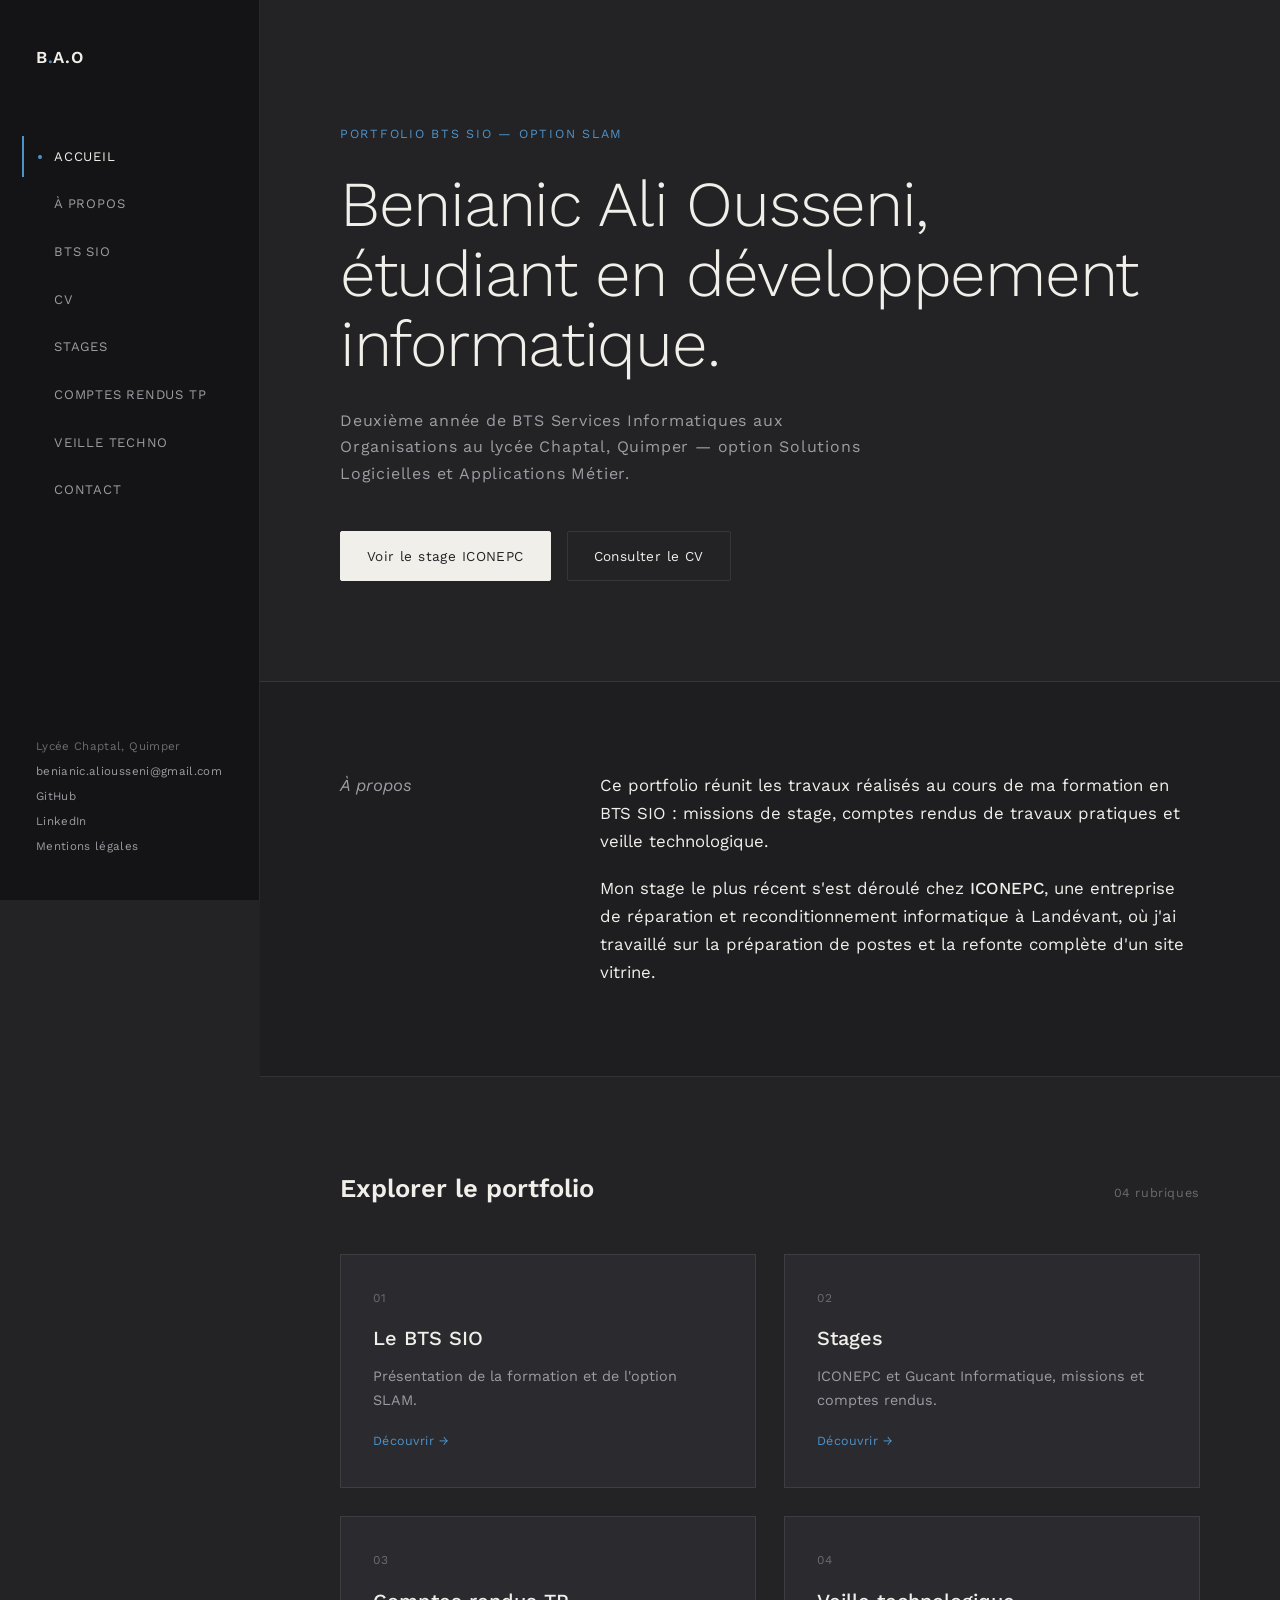
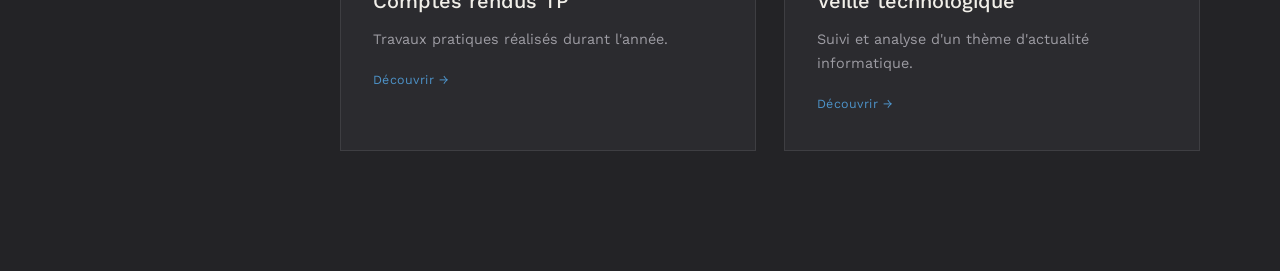
<file: index.html>
<!DOCTYPE html>
<html lang="fr">
<head>
<meta charset="UTF-8">
<meta name="viewport" content="width=device-width, initial-scale=1.0">
<title>Accueil | Benianic Ali Ousseni — Portfolio BTS SIO</title>
<link rel="preconnect" href="https://fonts.googleapis.com">
<link rel="preconnect" href="https://fonts.gstatic.com" crossorigin>
<link href="https://fonts.googleapis.com/css2?family=Work+Sans:ital,wght@0,300;0,400;0,500;0,600;1,400;1,500&display=swap" rel="stylesheet">
<link rel="stylesheet" href="style.css">
</head>
<body>

  <aside class="sidebar">
    <div>
      <div class="brand">B<span>.</span>A.O</div>
      <button class="menu-toggle" aria-label="Ouvrir le menu" aria-expanded="false">☰</button>
      <ul class="nav-list">
        <li><a href="index.html" class="active"><span class="dot"></span>Accueil</a></li>
        <li><a href="a-propos.html"><span class="dot"></span>À propos</a></li>
        <li><a href="bts.html"><span class="dot"></span>BTS SIO</a></li>
        <li><a href="cv.html"><span class="dot"></span>CV</a></li>
        <li><a href="stages.html"><span class="dot"></span>Stages</a></li>
        <li><a href="tp.html"><span class="dot"></span>Comptes rendus TP</a></li>
        <li><a href="veille.html"><span class="dot"></span>Veille techno</a></li>
        <li><a href="contact.html"><span class="dot"></span>Contact</a></li>
      </ul>
    </div>
    <div class="sidebar-foot">
      Lycée Chaptal, Quimper
      <a href="mailto:beianic.aliousseni@gmail.com">benianic.aliousseni@gmail.com</a>
      <a href="https://github.com/ali-ousseni">GitHub</a>
      <a href="https://www.linkedin.com/in/benianic">LinkedIn</a>
      <a href="mentions-legales.html">Mentions légales</a>
    </div>
  </aside>

  <main>
    <section class="hero">
      <span class="eyebrow">Portfolio BTS SIO — Option SLAM</span>
      <h1>Benianic Ali Ousseni,<br>étudiant en développement informatique.</h1>
      <p class="role">Deuxième année de BTS Services Informatiques aux Organisations au lycée Chaptal, Quimper — option Solutions Logicielles et Applications Métier.</p>
      <div class="actions">
        <a href="stages.html" class="btn btn-primary">Voir le stage ICONEPC</a>
        <a href="cv.html" class="btn btn-ghost">Consulter le CV</a>
      </div>
    </section>

    <section class="intro">
      <div class="intro-grid">
        <div class="intro-label">À propos</div>
        <div class="intro-body">
          <p>Ce portfolio réunit les travaux réalisés au cours de ma formation en BTS SIO : missions de stage, comptes rendus de travaux pratiques et veille technologique.</p>
          <p>Mon stage le plus récent s'est déroulé chez <strong>ICONEPC</strong>, une entreprise de réparation et reconditionnement informatique à Landévant, où j'ai travaillé sur la préparation de postes et la refonte complète d'un site vitrine.</p>
        </div>
      </div>
    </section>

    <section class="quick">
      <div class="quick-head">
        <h2>Explorer le portfolio</h2>
        <span>04 rubriques</span>
      </div>
      <div class="quick-grid">
        <a href="bts.html" class="quick-card">
          <div class="num">01</div>
          <h3>Le BTS SIO</h3>
          <p>Présentation de la formation et de l'option SLAM.</p>
          <span class="go">Découvrir →</span>
        </a>
        <a href="stages.html" class="quick-card">
          <div class="num">02</div>
          <h3>Stages</h3>
          <p>ICONEPC et Gucant Informatique, missions et comptes rendus.</p>
          <span class="go">Découvrir →</span>
        </a>
        <a href="tp.html" class="quick-card">
          <div class="num">03</div>
          <h3>Comptes rendus TP</h3>
          <p>Travaux pratiques réalisés durant l'année.</p>
          <span class="go">Découvrir →</span>
        </a>
        <a href="veille.html" class="quick-card">
          <div class="num">04</div>
          <h3>Veille technologique</h3>
          <p>Suivi et analyse d'un thème d'actualité informatique.</p>
          <span class="go">Découvrir →</span>
        </a>
      </div>
    </section>
  </main>

  <button class="back-to-top" aria-label="Retour en haut de page">↑</button>

  <script src="script.js"></script>
</body>
</html>
</file>
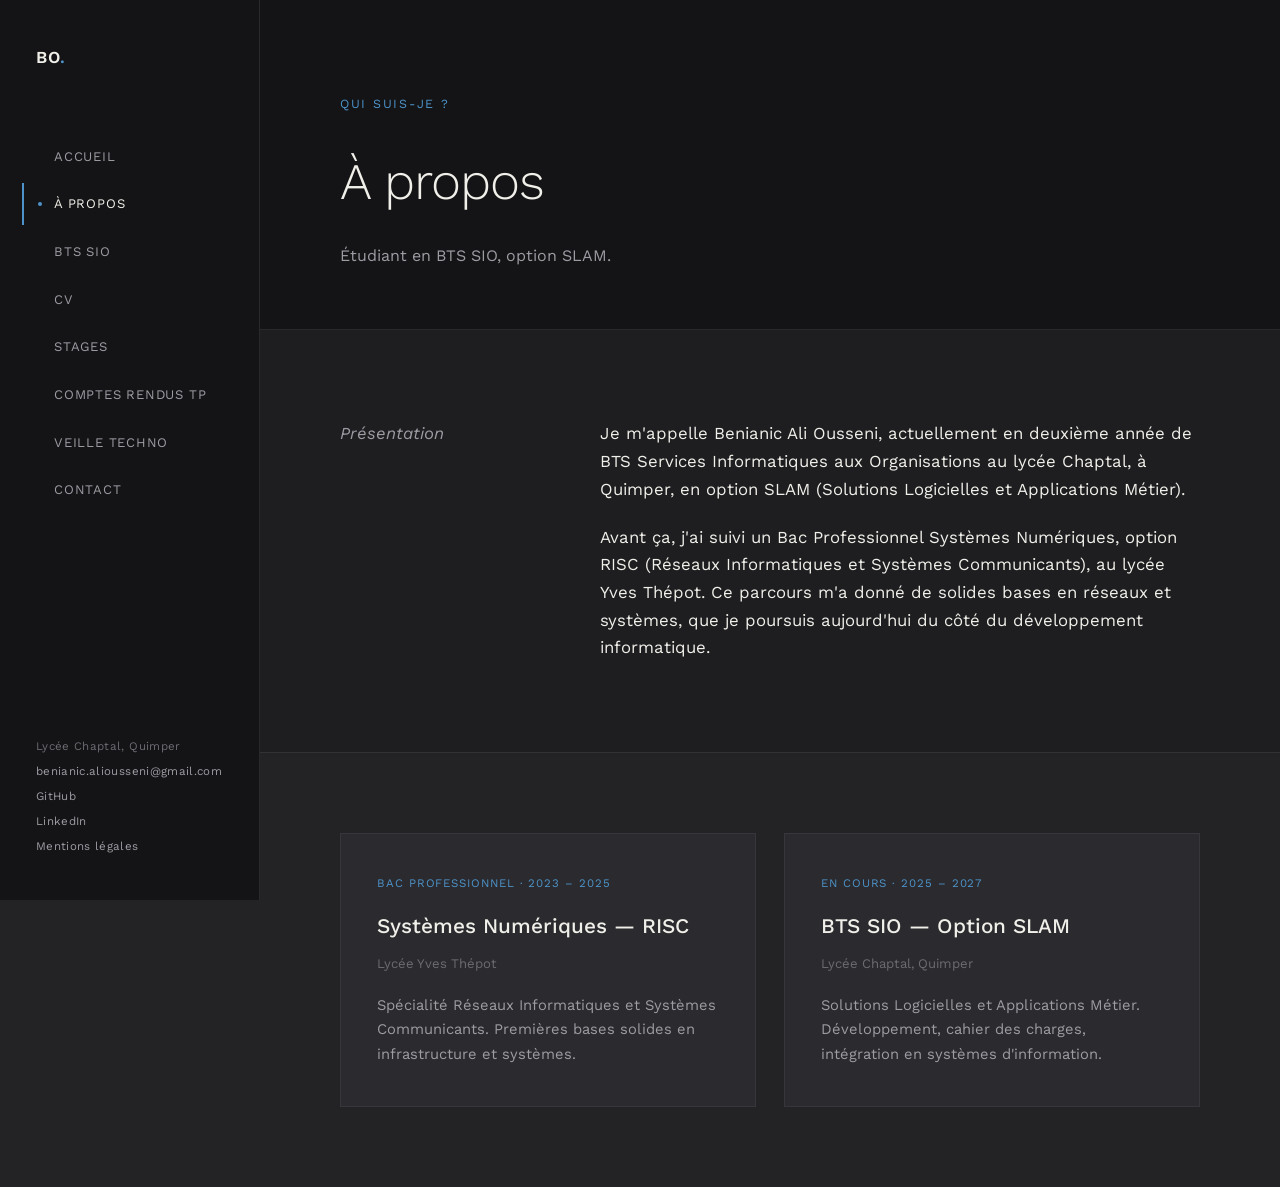
<file: a-propos.html>
<!DOCTYPE html>
<html lang="fr">
<head>
<meta charset="UTF-8">
<meta name="viewport" content="width=device-width, initial-scale=1.0">
<title>À propos | Benianic Ali Ousseni — Portfolio BTS SIO</title>
<link rel="preconnect" href="https://fonts.googleapis.com">
<link rel="preconnect" href="https://fonts.gstatic.com" crossorigin>
<link href="https://fonts.googleapis.com/css2?family=Work+Sans:ital,wght@0,300;0,400;0,500;0,600;1,400;1,500&display=swap" rel="stylesheet">
<link rel="stylesheet" href="style.css">
</head>
<body>

  <aside class="sidebar">
    <div>
      <div class="brand">BO<span>.</span></div>
      <button class="menu-toggle" aria-label="Ouvrir le menu" aria-expanded="false">☰</button>
      <ul class="nav-list">
        <li><a href="index.html"><span class="dot"></span>Accueil</a></li>
        <li><a href="a-propos.html" class="active"><span class="dot"></span>À propos</a></li>
        <li><a href="bts.html"><span class="dot"></span>BTS SIO</a></li>
        <li><a href="cv.html"><span class="dot"></span>CV</a></li>
        <li><a href="stages.html"><span class="dot"></span>Stages</a></li>
        <li><a href="tp.html"><span class="dot"></span>Comptes rendus TP</a></li>
        <li><a href="veille.html"><span class="dot"></span>Veille techno</a></li>
        <li><a href="contact.html"><span class="dot"></span>Contact</a></li>
      </ul>
    </div>
    <div class="sidebar-foot">
      Lycée Chaptal, Quimper
      <a href="mailto:beianic.aliousseni@gmail.com">benianic.aliousseni@gmail.com</a>
      <a href="https://github.com/ali-ousseni">GitHub</a>
      <a href="https://www.linkedin.com/in/benianic">LinkedIn</a>
      <a href="mentions-legales.html">Mentions légales</a>
    </div>
  </aside>

  <main>
    <section class="page-head">
      <span class="eyebrow">Qui suis-je ?</span>
      <h1>À propos</h1>
      <p>Étudiant en BTS SIO, option SLAM.</p>
    </section>

    <section class="intro">
      <div class="intro-grid">
        <div class="intro-label">Présentation</div>
        <div class="intro-body">
          <p>Je m'appelle Benianic Ali Ousseni, actuellement en deuxième année de BTS Services Informatiques aux Organisations au lycée Chaptal, à Quimper, en option SLAM (Solutions Logicielles et Applications Métier).</p>
          <p>Avant ça, j'ai suivi un Bac Professionnel Systèmes Numériques, option RISC (Réseaux Informatiques et Systèmes Communicants), au lycée Yves Thépot. Ce parcours m'a donné de solides bases en réseaux et systèmes, que je poursuis aujourd'hui du côté du développement informatique.</p>
        </div>
      </div>
    </section>

    <section class="grid-section">
      <div class="cards">
        <div class="card">
          <span class="tag">Bac Professionnel · 2023 – 2025</span>
          <h3>Systèmes Numériques — RISC</h3>
          <div class="meta">Lycée Yves Thépot</div>
          <p>Spécialité Réseaux Informatiques et Systèmes Communicants. Premières bases solides en infrastructure et systèmes.</p>
        </div>
        <div class="card">
          <span class="tag">En cours · 2025 – 2027</span>
          <h3>BTS SIO — Option SLAM</h3>
          <div class="meta">Lycée Chaptal, Quimper</div>
          <p>Solutions Logicielles et Applications Métier. Développement, cahier des charges, intégration en systèmes d'information.</p>
        </div>
      </div>
    </section>
  </main>

  <button class="back-to-top" aria-label="Retour en haut de page">↑</button>

  <script src="script.js"></script>
</body>
</html>
</file>
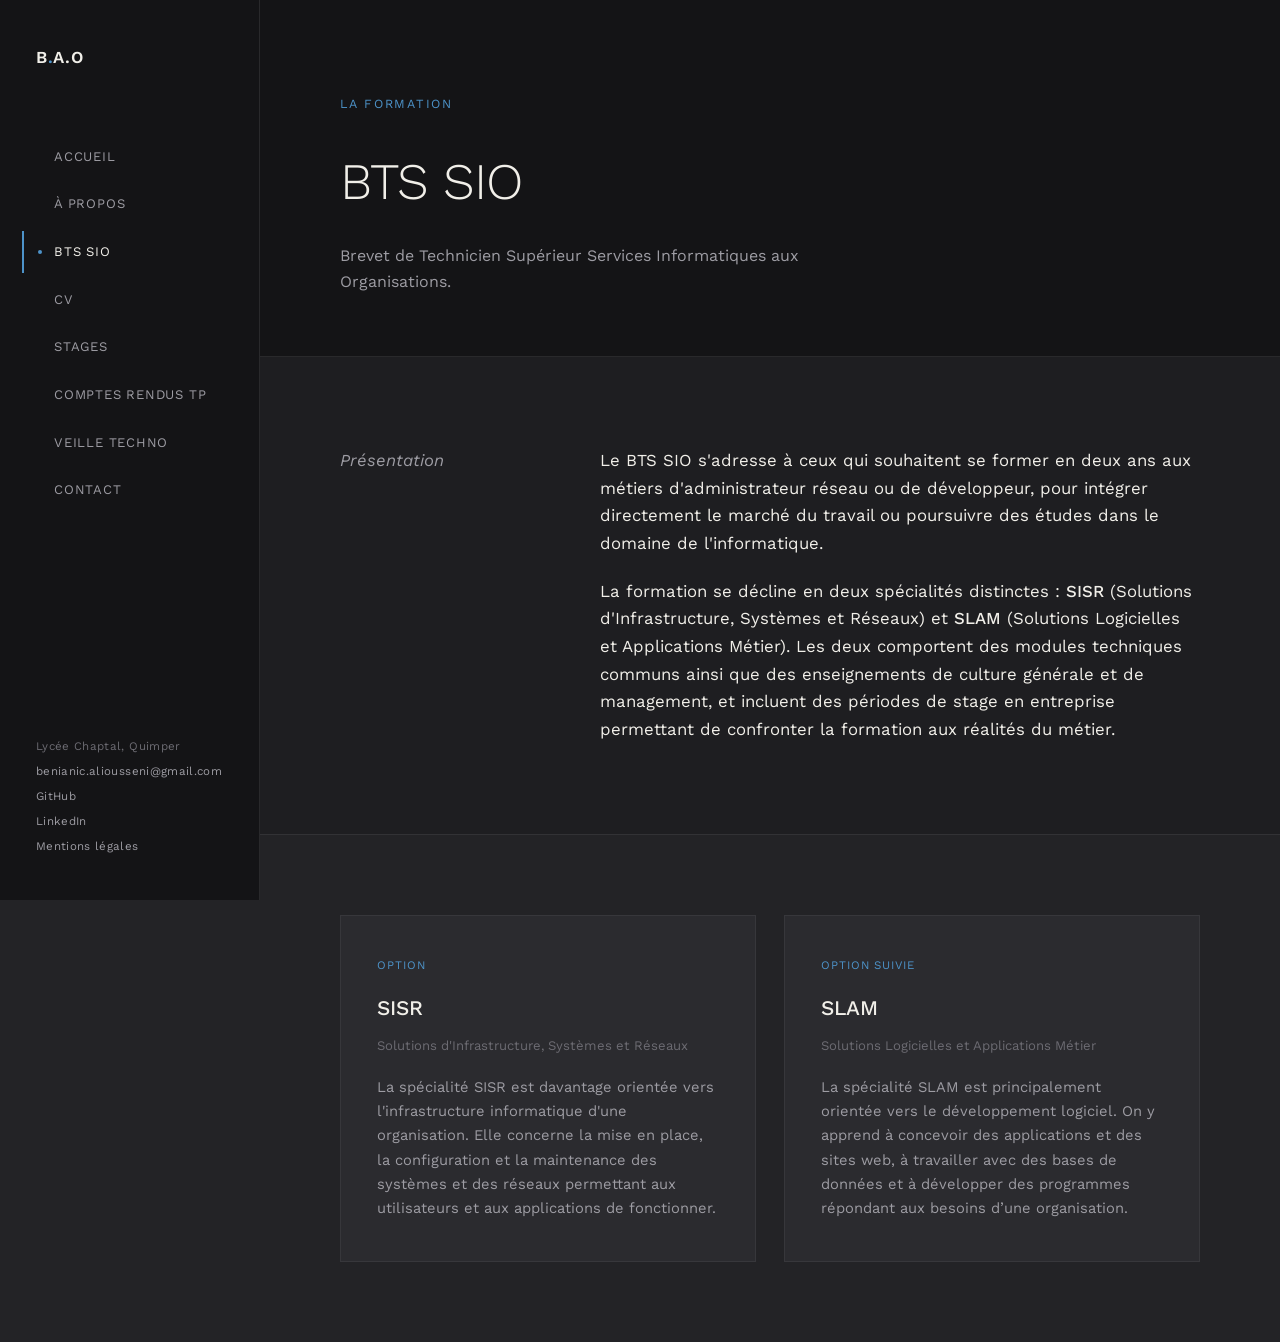
<file: bts.html>
<!DOCTYPE html>
<html lang="fr">
<head>
<meta charset="UTF-8">
<meta name="viewport" content="width=device-width, initial-scale=1.0">
<title>BTS SIO | Benianic Ali Ousseni — Portfolio BTS SIO</title>
<link rel="preconnect" href="https://fonts.googleapis.com">
<link rel="preconnect" href="https://fonts.gstatic.com" crossorigin>
<link href="https://fonts.googleapis.com/css2?family=Work+Sans:ital,wght@0,300;0,400;0,500;0,600;1,400;1,500&display=swap" rel="stylesheet">
<link rel="stylesheet" href="style.css">
</head>
<body>

  <aside class="sidebar">
    <div>
      <div class="brand">B<span>.</span>A.O</div>
      <button class="menu-toggle" aria-label="Ouvrir le menu" aria-expanded="false">☰</button>
      <ul class="nav-list">
        <li><a href="index.html"><span class="dot"></span>Accueil</a></li>
        <li><a href="a-propos.html"><span class="dot"></span>À propos</a></li>
        <li><a href="bts.html" class="active"><span class="dot"></span>BTS SIO</a></li>
        <li><a href="cv.html"><span class="dot"></span>CV</a></li>
        <li><a href="stages.html"><span class="dot"></span>Stages</a></li>
        <li><a href="tp.html"><span class="dot"></span>Comptes rendus TP</a></li>
        <li><a href="veille.html"><span class="dot"></span>Veille techno</a></li>
        <li><a href="contact.html"><span class="dot"></span>Contact</a></li>
      </ul>
    </div>
    <div class="sidebar-foot">
      Lycée Chaptal, Quimper
      <a href="mailto:beianic.aliousseni@gmail.com">benianic.aliousseni@gmail.com</a>
      <a href="https://github.com/ali-ousseni">GitHub</a>
      <a href="https://www.linkedin.com/in/benianic">LinkedIn</a>
      <a href="mentions-legales.html">Mentions légales</a>
    </div>
  </aside>

  <main>
    <section class="page-head">
      <span class="eyebrow">La formation</span>
      <h1>BTS SIO</h1>
      <p>Brevet de Technicien Supérieur Services Informatiques aux Organisations.</p>
    </section>

    <section class="intro">
      <div class="intro-grid">
        <div class="intro-label">Présentation</div>
        <div class="intro-body">
          <p>Le BTS SIO s'adresse à ceux qui souhaitent se former en deux ans aux métiers d'administrateur réseau ou de développeur, pour intégrer directement le marché du travail ou poursuivre des études dans le domaine de l'informatique.</p>
          <p>La formation se décline en deux spécialités distinctes : <strong>SISR</strong> (Solutions d'Infrastructure, Systèmes et Réseaux) et <strong>SLAM</strong> (Solutions Logicielles et Applications Métier). Les deux comportent des modules techniques communs ainsi que des enseignements de culture générale et de management, et incluent des périodes de stage en entreprise permettant de confronter la formation aux réalités du métier.</p>
        </div>
      </div>
    </section>

    <section class="grid-section">
      <div class="cards">
        <div class="card">
          <span class="tag">Option</span>
          <h3>SISR</h3>
          <div class="meta">Solutions d'Infrastructure, Systèmes et Réseaux</div>
          <p>La spécialité SISR est davantage orientée vers l'infrastructure informatique d'une organisation. Elle concerne la mise en place, la configuration et la maintenance des systèmes et des réseaux permettant aux utilisateurs et aux applications de fonctionner.</p>
        </div>
        <div class="card">
          <span class="tag">Option suivie</span>
          <h3>SLAM</h3>
          <div class="meta">Solutions Logicielles et Applications Métier</div>
          <p>La spécialité SLAM est principalement orientée vers le développement logiciel. On y apprend à concevoir des applications et des sites web, à travailler avec des bases de données et à développer des programmes répondant aux besoins d’une organisation.</p>
        </div>
      </div>
    </section>
  </main>

  <button class="back-to-top" aria-label="Retour en haut de page">↑</button>

  <script src="script.js"></script>
</body>
</html>
</file>
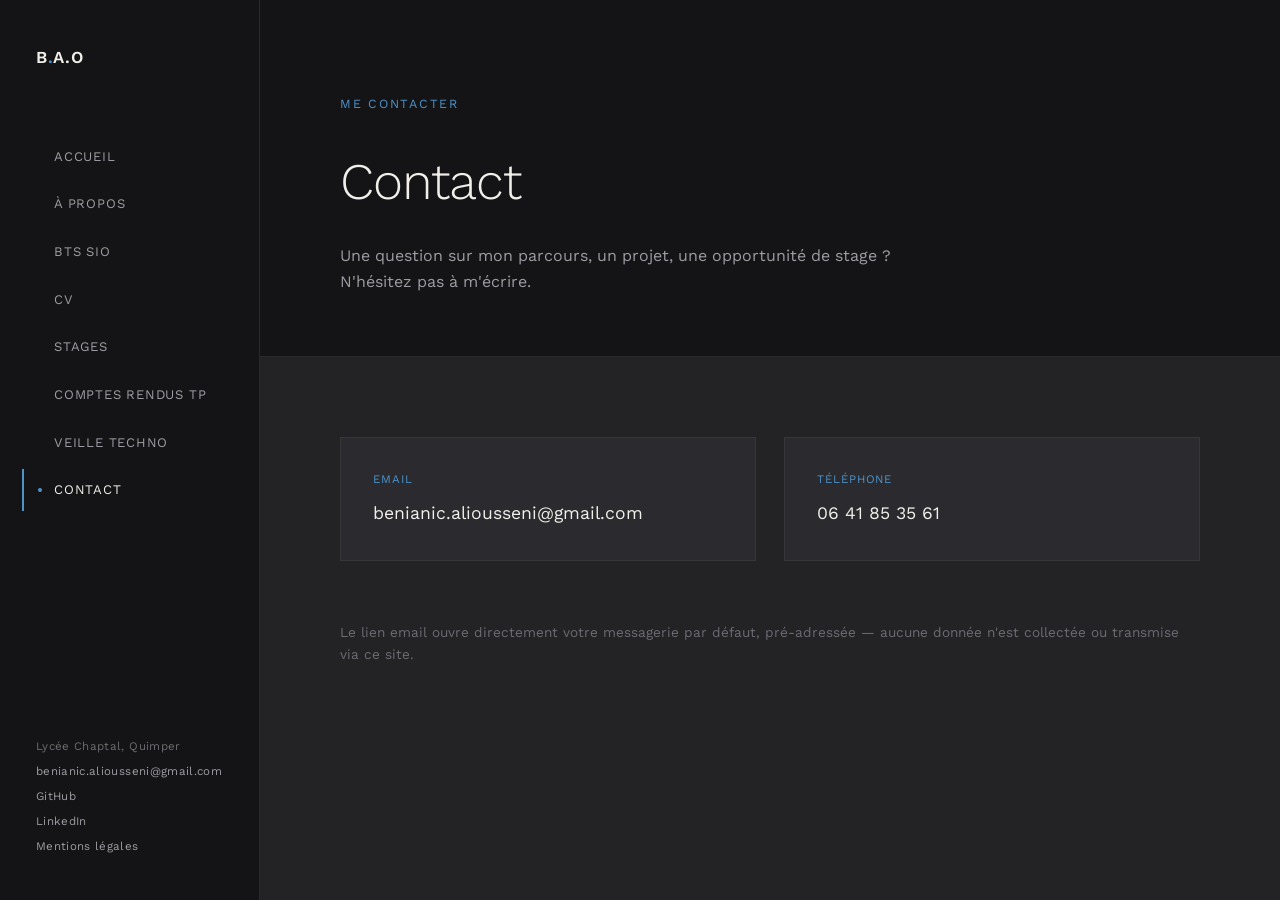
<file: contact.html>
<!DOCTYPE html>
<html lang="fr">
<head>
<meta charset="UTF-8">
<meta name="viewport" content="width=device-width, initial-scale=1.0">
<title>Contact | Benianic Ali Ousseni — Portfolio BTS SIO</title>
<link rel="preconnect" href="https://fonts.googleapis.com">
<link rel="preconnect" href="https://fonts.gstatic.com" crossorigin>
<link href="https://fonts.googleapis.com/css2?family=Work+Sans:ital,wght@0,300;0,400;0,500;0,600;1,400;1,500&display=swap" rel="stylesheet">
<link rel="stylesheet" href="style.css">
</head>
<body>

  <aside class="sidebar">
    <div>
      <div class="brand">B<span>.</span>A.O</div>
      <button class="menu-toggle" aria-label="Ouvrir le menu" aria-expanded="false">☰</button>
      <ul class="nav-list">
        <li><a href="index.html"><span class="dot"></span>Accueil</a></li>
        <li><a href="a-propos.html"><span class="dot"></span>À propos</a></li>
        <li><a href="bts.html"><span class="dot"></span>BTS SIO</a></li>
        <li><a href="cv.html"><span class="dot"></span>CV</a></li>
        <li><a href="stages.html"><span class="dot"></span>Stages</a></li>
        <li><a href="tp.html"><span class="dot"></span>Comptes rendus TP</a></li>
        <li><a href="veille.html"><span class="dot"></span>Veille techno</a></li>
        <li><a href="contact.html" class="active"><span class="dot"></span>Contact</a></li>
      </ul>
    </div>
    <div class="sidebar-foot">
      Lycée Chaptal, Quimper
      <a href="mailto:beianic.aliousseni@gmail.com">benianic.aliousseni@gmail.com</a>
      <a href="https://github.com/ali-ousseni">GitHub</a>
      <a href="https://www.linkedin.com/in/benianic">LinkedIn</a>
      <a href="mentions-legales.html">Mentions légales</a>
    </div>
  </aside>

  <main>
    <section class="page-head">
      <span class="eyebrow">Me contacter</span>
      <h1>Contact</h1>
      <p>Une question sur mon parcours, un projet, une opportunité de stage ? N'hésitez pas à m'écrire.</p>
    </section>

    <section class="grid-section">
      <div class="contact-grid">
        <a href="mailto:benianic.aliousseni@gmail.com" class="contact-card">
          <span class="tag">Email</span>
          <span class="value">benianic.aliousseni@gmail.com</span>
        </a>
        <a href="tel:+33000000000" class="contact-card">
          <span class="tag">Téléphone</span>
          <span class="value">06 41 85 35 61</span>
        </a>
      </div>
      <p class="contact-note">Le lien email ouvre directement votre messagerie par défaut, pré-adressée — aucune donnée n'est collectée ou transmise via ce site.</p>
    </section>
  </main>

  <button class="back-to-top" aria-label="Retour en haut de page">↑</button>

  <script src="script.js"></script>
</body>
</html>
</file>
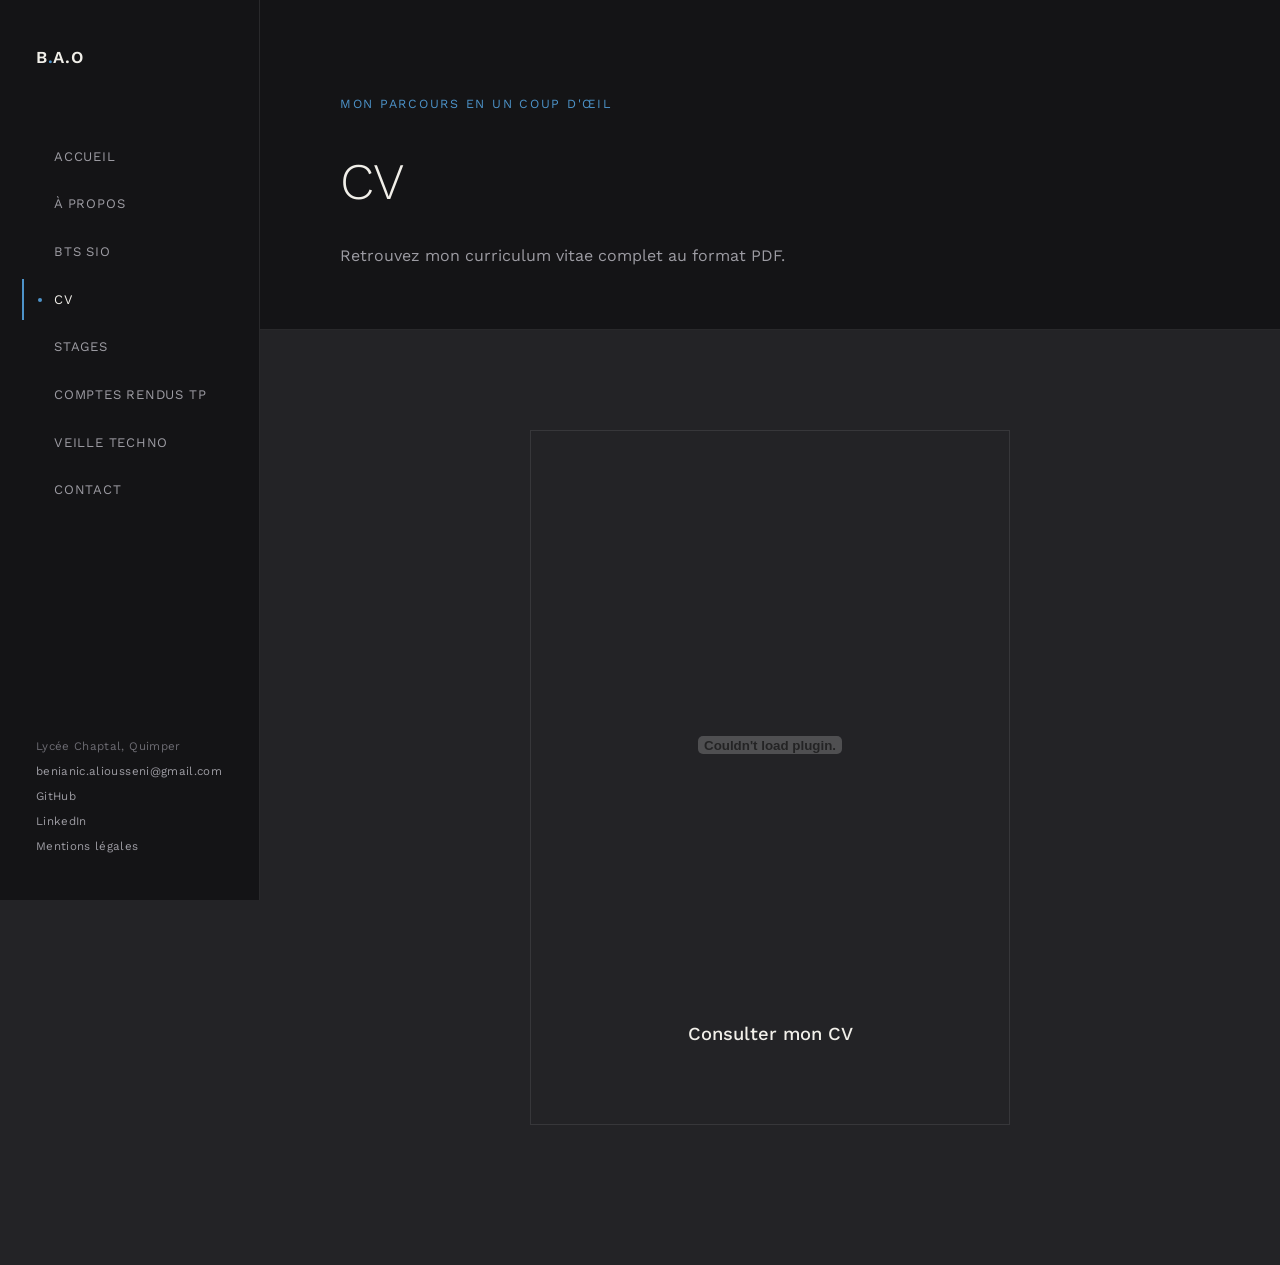
<file: cv.html>
<!DOCTYPE html>
<html lang="fr">
<head>
<meta charset="UTF-8">
<meta name="viewport" content="width=device-width, initial-scale=1.0">
<title>CV | Benianic Ali Ousseni — Portfolio BTS SIO</title>
<link rel="preconnect" href="https://fonts.googleapis.com">
<link rel="preconnect" href="https://fonts.gstatic.com" crossorigin>
<link href="https://fonts.googleapis.com/css2?family=Work+Sans:ital,wght@0,300;0,400;0,500;0,600;1,400;1,500&display=swap" rel="stylesheet">
<link rel="stylesheet" href="style.css">
</head>
<body>

  <aside class="sidebar">
    <div>
      <div class="brand">B<span>.</span>A.O</div>
      <button class="menu-toggle" aria-label="Ouvrir le menu" aria-expanded="false">☰</button>
      <ul class="nav-list">
        <li><a href="index.html"><span class="dot"></span>Accueil</a></li>
        <li><a href="a-propos.html"><span class="dot"></span>À propos</a></li>
        <li><a href="bts.html"><span class="dot"></span>BTS SIO</a></li>
        <li><a href="cv.html" class="active"><span class="dot"></span>CV</a></li>
        <li><a href="stages.html"><span class="dot"></span>Stages</a></li>
        <li><a href="tp.html"><span class="dot"></span>Comptes rendus TP</a></li>
        <li><a href="veille.html"><span class="dot"></span>Veille techno</a></li>
        <li><a href="contact.html"><span class="dot"></span>Contact</a></li>
      </ul>
    </div>
    <div class="sidebar-foot">
      Lycée Chaptal, Quimper
      <a href="mailto:beianic.aliousseni@gmail.com">benianic.aliousseni@gmail.com</a>
      <a href="https://github.com/ali-ousseni">GitHub</a>
      <a href="https://www.linkedin.com/in/benianic">LinkedIn</a>
      <a href="mentions-legales.html">Mentions légales</a>
    </div>
  </aside>

  <main>
    <section class="page-head">
      <span class="eyebrow">Mon parcours en un coup d'œil</span>
      <h1>CV</h1>
      <p>Retrouvez mon curriculum vitae complet au format PDF.</p>
    </section>

      <section class="cv-wrap">
        <a href="doc/CV_ALI_OUSSENI.pdf" target="_blank" class="cv-box" style="border-style:solid;">
          <embed src="doc/CV_ALI_OUSSENI.pdf" type="application/pdf" width="100%" height="500px">
          <h3 style="margin-top:24px;">Consulter mon CV</h3>
        </a>
      </section>
  </main>

  <button class="back-to-top" aria-label="Retour en haut de page">↑</button>

  <script src="script.js"></script>
</body>
</html>
</file>
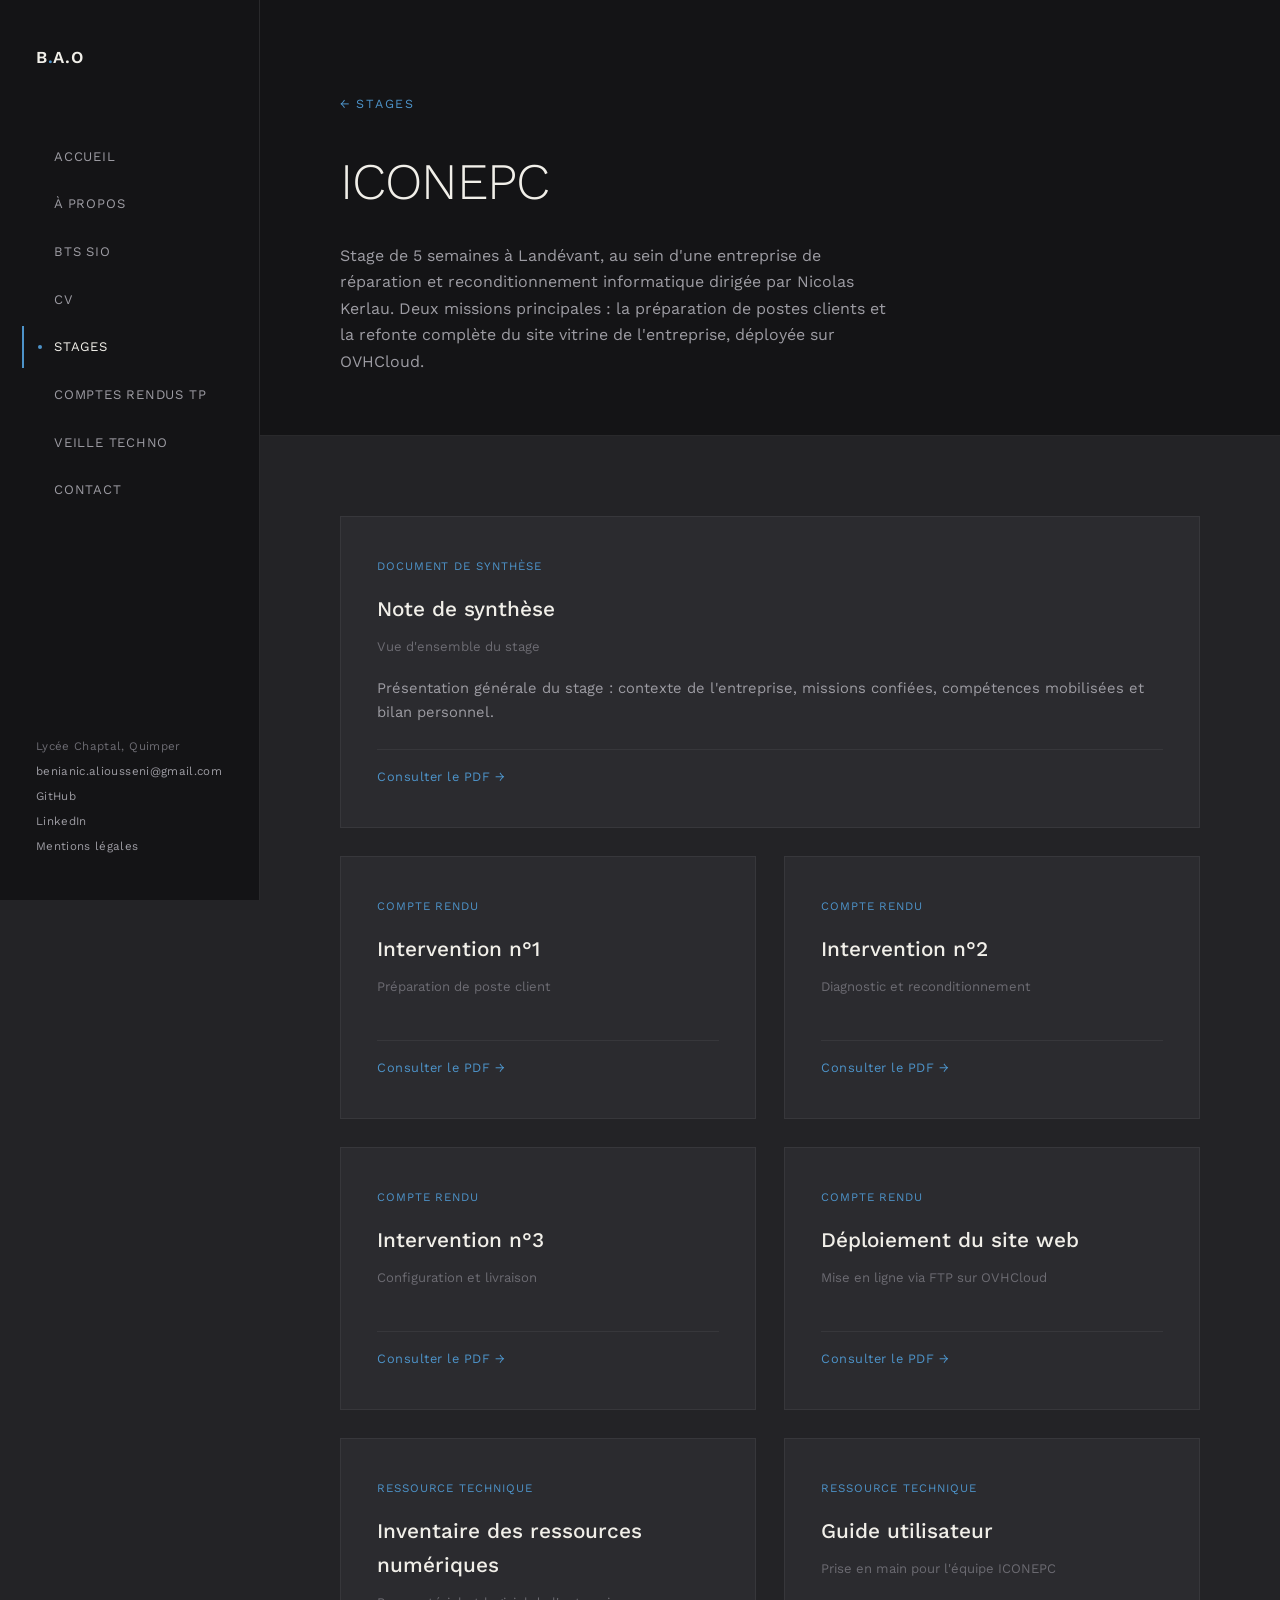
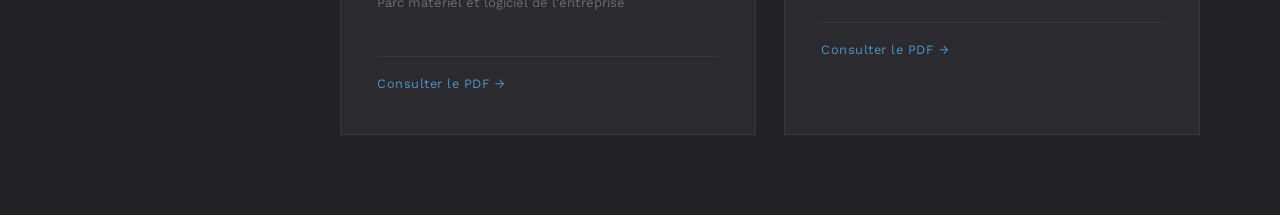
<file: iconepc.html>
<!DOCTYPE html>
<html lang="fr">
<head>
<meta charset="UTF-8">
<meta name="viewport" content="width=device-width, initial-scale=1.0">
<title>ICONEPC | Benianic Ali Ousseni — Portfolio BTS SIO</title>
<link rel="preconnect" href="https://fonts.googleapis.com">
<link rel="preconnect" href="https://fonts.gstatic.com" crossorigin>
<link href="https://fonts.googleapis.com/css2?family=Work+Sans:ital,wght@0,300;0,400;0,500;0,600;1,400;1,500&display=swap" rel="stylesheet">
<link rel="stylesheet" href="style.css">
</head>
<body>

  <aside class="sidebar">
    <div>
      <div class="brand">B<span>.</span>A.O</div>
      <button class="menu-toggle" aria-label="Ouvrir le menu" aria-expanded="false">☰</button>
      <ul class="nav-list">
        <li><a href="index.html"><span class="dot"></span>Accueil</a></li>
        <li><a href="a-propos.html"><span class="dot"></span>À propos</a></li>
        <li><a href="bts.html"><span class="dot"></span>BTS SIO</a></li>
        <li><a href="cv.html"><span class="dot"></span>CV</a></li>
        <li><a href="stages.html" class="active"><span class="dot"></span>Stages</a></li>
        <li><a href="tp.html"><span class="dot"></span>Comptes rendus TP</a></li>
        <li><a href="veille.html"><span class="dot"></span>Veille techno</a></li>
        <li><a href="contact.html"><span class="dot"></span>Contact</a></li>
      </ul>
    </div>
    <div class="sidebar-foot">
      Lycée Chaptal, Quimper
      <a href="mailto:beianic.aliousseni@gmail.com">benianic.aliousseni@gmail.com</a>
      <a href="https://github.com/ali-ousseni">GitHub</a>
      <a href="https://www.linkedin.com/in/benianic">LinkedIn</a>
      <a href="mentions-legales.html">Mentions légales</a>
    </div>
  </aside>

  <main>
    <section class="page-head">
      <span class="eyebrow"><a href="stages.html" style="color:inherit;">← Stages</a></span>
      <h1>ICONEPC</h1>
      <p>Stage de 5 semaines à Landévant, au sein d'une entreprise de réparation et reconditionnement informatique dirigée par Nicolas Kerlau. Deux missions principales : la préparation de postes clients et la refonte complète du site vitrine de l'entreprise, déployée sur OVHCloud.</p>
    </section>

    <section class="grid-section">
      <div class="cards">
        <a href="doc/Note_de_synthese.pdf" target="_blank" class="card card-full">
          <span class="tag">Document de synthèse</span>
          <h3>Note de synthèse</h3>
          <div class="meta">Vue d'ensemble du stage</div>
          <p>Présentation générale du stage : contexte de l'entreprise, missions confiées, compétences mobilisées et bilan personnel.</p>
          <span class="go">Consulter le PDF →</span>
        </a>

        <a href="doc/CR_intervention_1.pdf" target="_blank" class="card">
          <span class="tag">Compte rendu</span>
          <h3>Intervention n°1</h3>
          <div class="meta">Préparation de poste client</div>
          <span class="go">Consulter le PDF →</span>
        </a>
        <a href="doc/CR_intervention_2.pdf" target="_blank" class="card">
          <span class="tag">Compte rendu</span>
          <h3>Intervention n°2</h3>
          <div class="meta">Diagnostic et reconditionnement</div>
          <span class="go">Consulter le PDF →</span>
        </a>
        <a href="doc/CR_intervention_3.pdf" target="_blank" class="card">
          <span class="tag">Compte rendu</span>
          <h3>Intervention n°3</h3>
          <div class="meta">Configuration et livraison</div>
          <span class="go">Consulter le PDF →</span>
        </a>
        <a href="doc/CR_deploiement_site_web.pdf" target="_blank" class="card">
          <span class="tag">Compte rendu</span>
          <h3>Déploiement du site web</h3>
          <div class="meta">Mise en ligne via FTP sur OVHCloud</div>
          <span class="go">Consulter le PDF →</span>
        </a>

        <a href="doc/Inventaire_des_ressources_numeriques.pdf" target="_blank" class="card">
          <span class="tag">Ressource technique</span>
          <h3>Inventaire des ressources numériques</h3>
          <div class="meta">Parc matériel et logiciel de l'entreprise</div>
          <span class="go">Consulter le PDF →</span>
        </a>
        <a href="doc/Guide_Utilisateur.pdf" target="_blank" class="card">
          <span class="tag">Ressource technique</span>
          <h3>Guide utilisateur</h3>
          <div class="meta">Prise en main pour l'équipe ICONEPC</div>
          <span class="go">Consulter le PDF →</span>
        </a>
      </div>
    </section>
  </main>

  <button class="back-to-top" aria-label="Retour en haut de page">↑</button>

  <script src="script.js"></script>
</body>
</html>
</file>
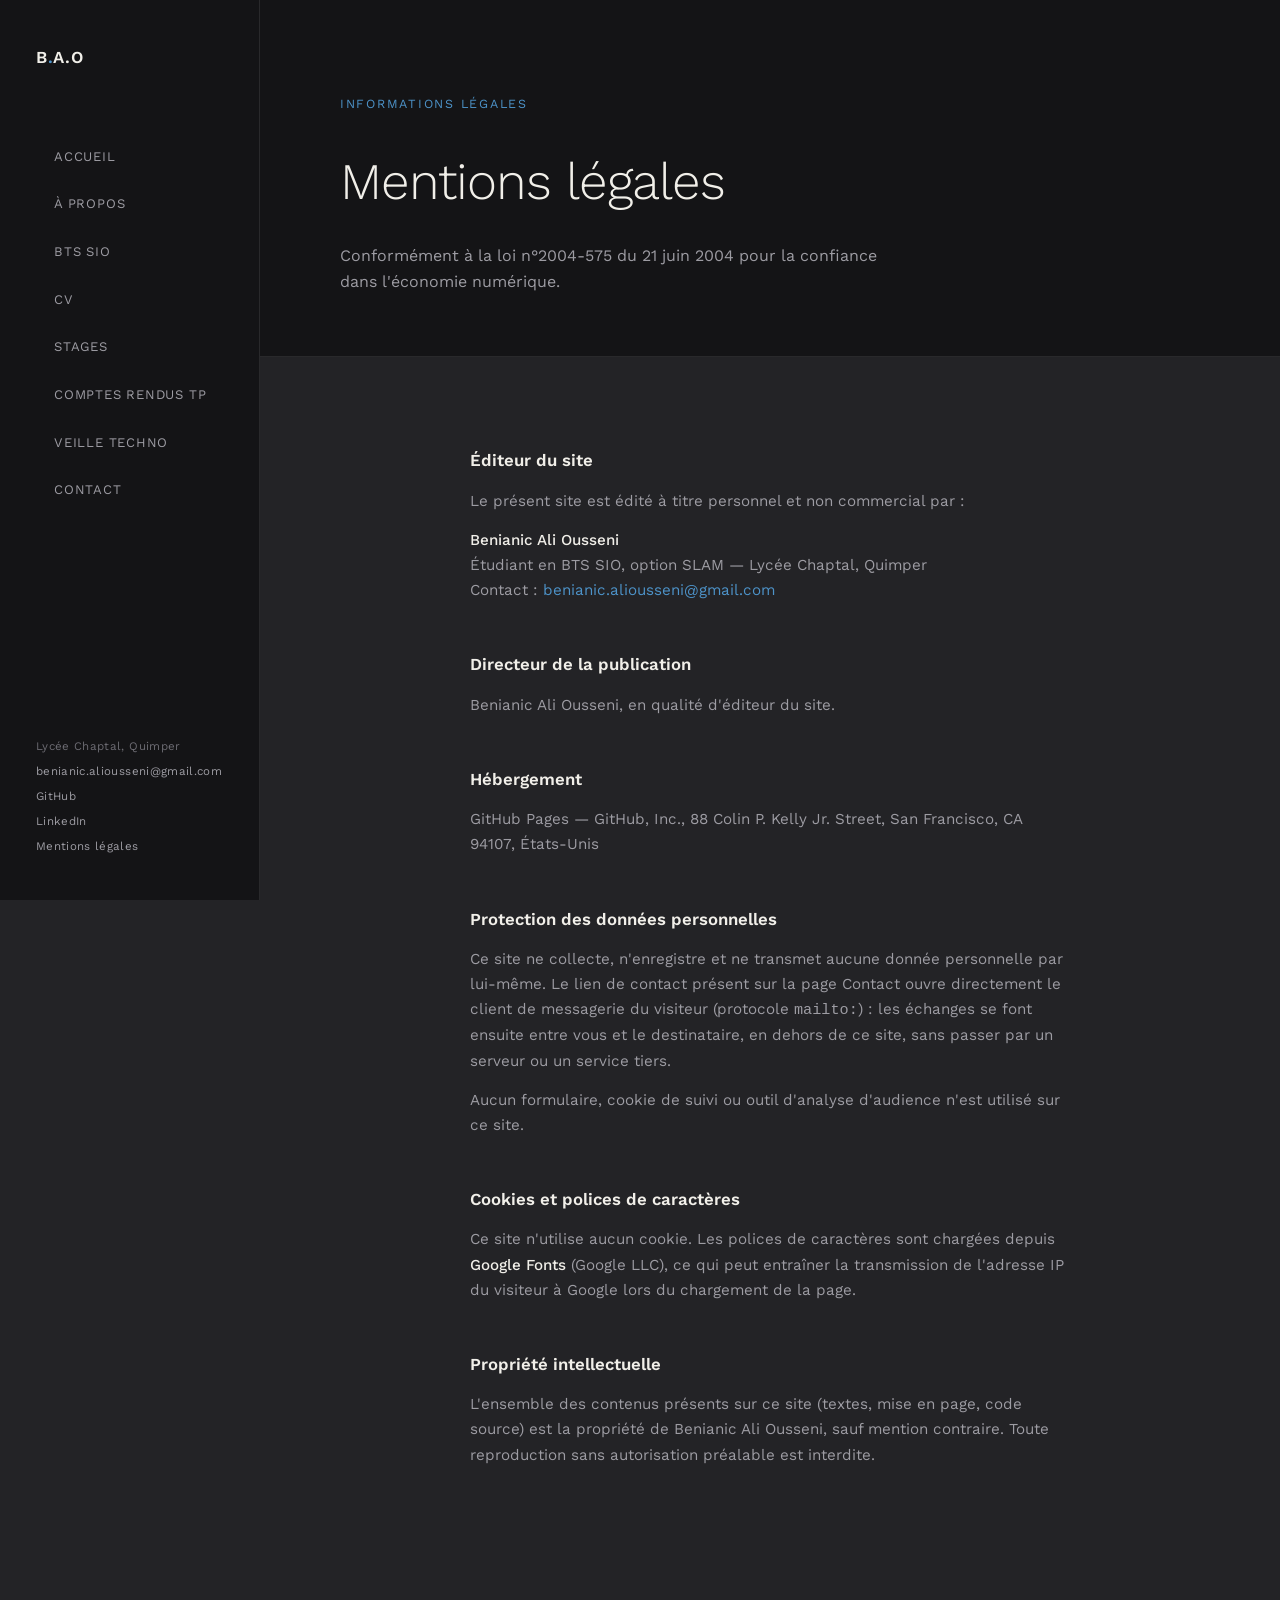
<file: mentions-legales.html>
<!DOCTYPE html>
<html lang="fr">
<head>
<meta charset="UTF-8">
<meta name="viewport" content="width=device-width, initial-scale=1.0">
<title>Mentions légales | Benianic Ali Ousseni — Portfolio BTS SIO</title>
<link rel="preconnect" href="https://fonts.googleapis.com">
<link rel="preconnect" href="https://fonts.gstatic.com" crossorigin>
<link href="https://fonts.googleapis.com/css2?family=Work+Sans:ital,wght@0,300;0,400;0,500;0,600;1,400;1,500&display=swap" rel="stylesheet">
<link rel="stylesheet" href="style.css">
</head>
<body>

  <aside class="sidebar">
    <div>
      <div class="brand">B<span>.</span>A.O</div>
      <button class="menu-toggle" aria-label="Ouvrir le menu" aria-expanded="false">☰</button>
      <ul class="nav-list">
        <li><a href="index.html"><span class="dot"></span>Accueil</a></li>
        <li><a href="a-propos.html"><span class="dot"></span>À propos</a></li>
        <li><a href="bts.html"><span class="dot"></span>BTS SIO</a></li>
        <li><a href="cv.html"><span class="dot"></span>CV</a></li>
        <li><a href="stages.html"><span class="dot"></span>Stages</a></li>
        <li><a href="tp.html"><span class="dot"></span>Comptes rendus TP</a></li>
        <li><a href="veille.html"><span class="dot"></span>Veille techno</a></li>
        <li><a href="contact.html"><span class="dot"></span>Contact</a></li>
      </ul>
    </div>
    <div class="sidebar-foot">
      Lycée Chaptal, Quimper
      <a href="mailto:beianic.aliousseni@gmail.com">benianic.aliousseni@gmail.com</a>
      <a href="https://github.com/ali-ousseni">GitHub</a>
      <a href="https://www.linkedin.com/in/benianic">LinkedIn</a>
      <a href="mentions-legales.html">Mentions légales</a>
    </div>
  </aside>

  <main>
    <section class="page-head">
      <span class="eyebrow">Informations légales</span>
      <h1>Mentions légales</h1>
      <p>Conformément à la loi n°2004-575 du 21 juin 2004 pour la confiance dans l'économie numérique.</p>
    </section>

    <section class="legal">

      <h2>Éditeur du site</h2>
      <p>Le présent site est édité à titre personnel et non commercial par :</p>
      <p><strong>Benianic Ali Ousseni</strong><br>
      Étudiant en BTS SIO, option SLAM — Lycée Chaptal, Quimper<br>
      Contact : <a href="mailto:beianic.aliousseni@gmail.com">benianic.aliousseni@gmail.com</a></p>

      <h2>Directeur de la publication</h2>
      <p>Benianic Ali Ousseni, en qualité d'éditeur du site.</p>

      <h2>Hébergement</h2>
      <p>GitHub Pages — GitHub, Inc., 88 Colin P. Kelly Jr. Street, San Francisco, CA 94107, États-Unis</p>

      <h2>Protection des données personnelles</h2>
      <p>Ce site ne collecte, n'enregistre et ne transmet aucune donnée personnelle par lui-même. Le lien de contact présent sur la page Contact ouvre directement le client de messagerie du visiteur (protocole <code>mailto:</code>) : les échanges se font ensuite entre vous et le destinataire, en dehors de ce site, sans passer par un serveur ou un service tiers.</p>
      <p>Aucun formulaire, cookie de suivi ou outil d'analyse d'audience n'est utilisé sur ce site.</p>

      <h2>Cookies et polices de caractères</h2>
      <p>Ce site n'utilise aucun cookie. Les polices de caractères sont chargées depuis <strong>Google Fonts</strong> (Google LLC), ce qui peut entraîner la transmission de l'adresse IP du visiteur à Google lors du chargement de la page.</p>

      <h2>Propriété intellectuelle</h2>
      <p>L'ensemble des contenus présents sur ce site (textes, mise en page, code source) est la propriété de Benianic Ali Ousseni, sauf mention contraire. Toute reproduction sans autorisation préalable est interdite.</p>

    </section>
  </main>

  <button class="back-to-top" aria-label="Retour en haut de page">↑</button>

  <script src="script.js"></script>
</body>
</html>
</file>
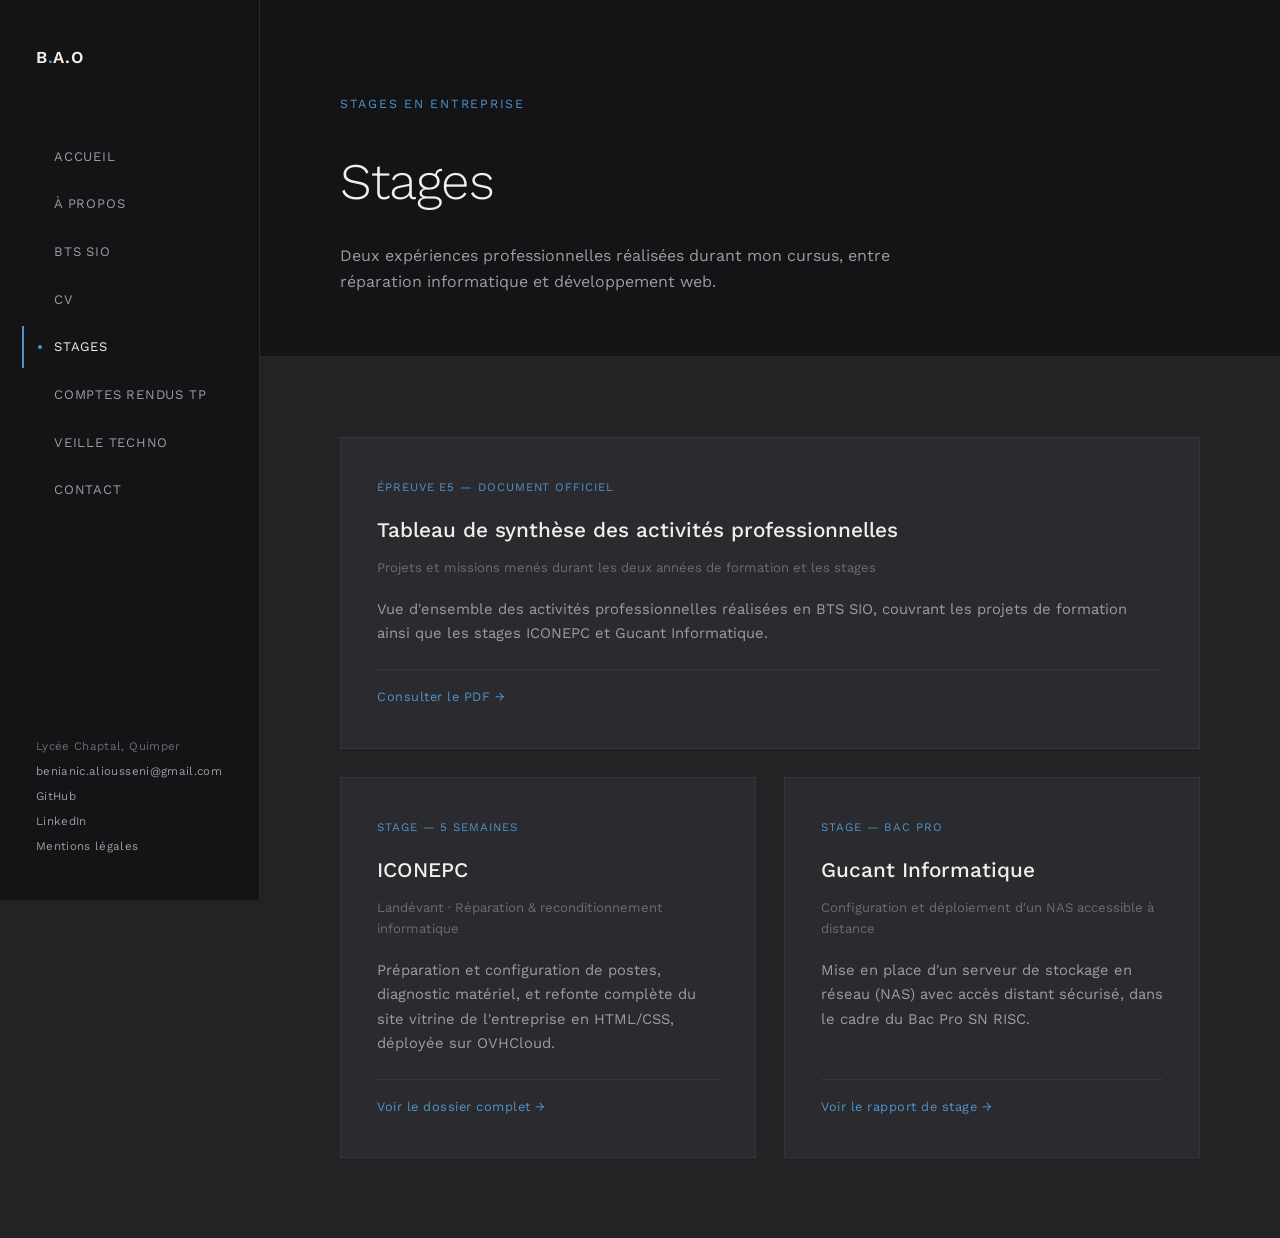
<file: stages.html>
<!DOCTYPE html>
<html lang="fr">
<head>
<meta charset="UTF-8">
<meta name="viewport" content="width=device-width, initial-scale=1.0">
<title>Stages | Benianic Ali Ousseni — Portfolio BTS SIO</title>
<link rel="preconnect" href="https://fonts.googleapis.com">
<link rel="preconnect" href="https://fonts.gstatic.com" crossorigin>
<link href="https://fonts.googleapis.com/css2?family=Work+Sans:ital,wght@0,300;0,400;0,500;0,600;1,400;1,500&display=swap" rel="stylesheet">
<link rel="stylesheet" href="style.css">
</head>
<body>

  <aside class="sidebar">
    <div>
      <div class="brand">B<span>.</span>A.O</div>
      <button class="menu-toggle" aria-label="Ouvrir le menu" aria-expanded="false">☰</button>
      <ul class="nav-list">
        <li><a href="index.html"><span class="dot"></span>Accueil</a></li>
        <li><a href="a-propos.html"><span class="dot"></span>À propos</a></li>
        <li><a href="bts.html"><span class="dot"></span>BTS SIO</a></li>
        <li><a href="cv.html"><span class="dot"></span>CV</a></li>
        <li><a href="stages.html" class="active"><span class="dot"></span>Stages</a></li>
        <li><a href="tp.html"><span class="dot"></span>Comptes rendus TP</a></li>
        <li><a href="veille.html"><span class="dot"></span>Veille techno</a></li>
        <li><a href="contact.html"><span class="dot"></span>Contact</a></li>
      </ul>
    </div>
    <div class="sidebar-foot">
      Lycée Chaptal, Quimper
      <a href="mailto:beianic.aliousseni@gmail.com">benianic.aliousseni@gmail.com</a>
      <a href="https://github.com/ali-ousseni">GitHub</a>
      <a href="https://www.linkedin.com/in/benianic">LinkedIn</a>
      <a href="mentions-legales.html">Mentions légales</a>
    </div>
  </aside>

  <main>
    <section class="page-head">
      <span class="eyebrow">Stages en entreprise</span>
      <h1>Stages</h1>
      <p>Deux expériences professionnelles réalisées durant mon cursus, entre réparation informatique et développement web.</p>
    </section>

    <section class="grid-section">
      <div class="cards">
        <a href="doc/Epreuve_E5_Tableau_de_synthèse.pdf" target="_blank" class="card card-full">
          <span class="tag">Épreuve E5 — document officiel</span>
          <h3>Tableau de synthèse des activités professionnelles</h3>
          <div class="meta">Projets et missions menés durant les deux années de formation et les stages</div>
          <p>Vue d'ensemble des activités professionnelles réalisées en BTS SIO, couvrant les projets de formation ainsi que les stages ICONEPC et Gucant Informatique.</p>
          <span class="go">Consulter le PDF →</span>
        </a>
        <a href="iconepc.html" class="card">
          <span class="tag">Stage — 5 semaines</span>
          <h3>ICONEPC</h3>
          <div class="meta">Landévant · Réparation & reconditionnement informatique</div>
          <p>Préparation et configuration de postes, diagnostic matériel, et refonte complète du site vitrine de l'entreprise en HTML/CSS, déployée sur OVHCloud.</p>
          <span class="go">Voir le dossier complet →</span>
        </a>
        <a href="doc/ALI_OUSSENI_Rapport_PFMP4.pdf" target="_blank" class="card">
          <span class="tag">Stage — Bac Pro</span>
          <h3>Gucant Informatique</h3>
          <div class="meta">Configuration et déploiement d'un NAS accessible à distance</div>
          <p>Mise en place d'un serveur de stockage en réseau (NAS) avec accès distant sécurisé, dans le cadre du Bac Pro SN RISC.</p>
          <span class="go">Voir le rapport de stage →</span>
        </a>
      </div>
    </section>
  </main>

  <button class="back-to-top" aria-label="Retour en haut de page">↑</button>

  <script src="script.js"></script>
</body>
</html>
</file>
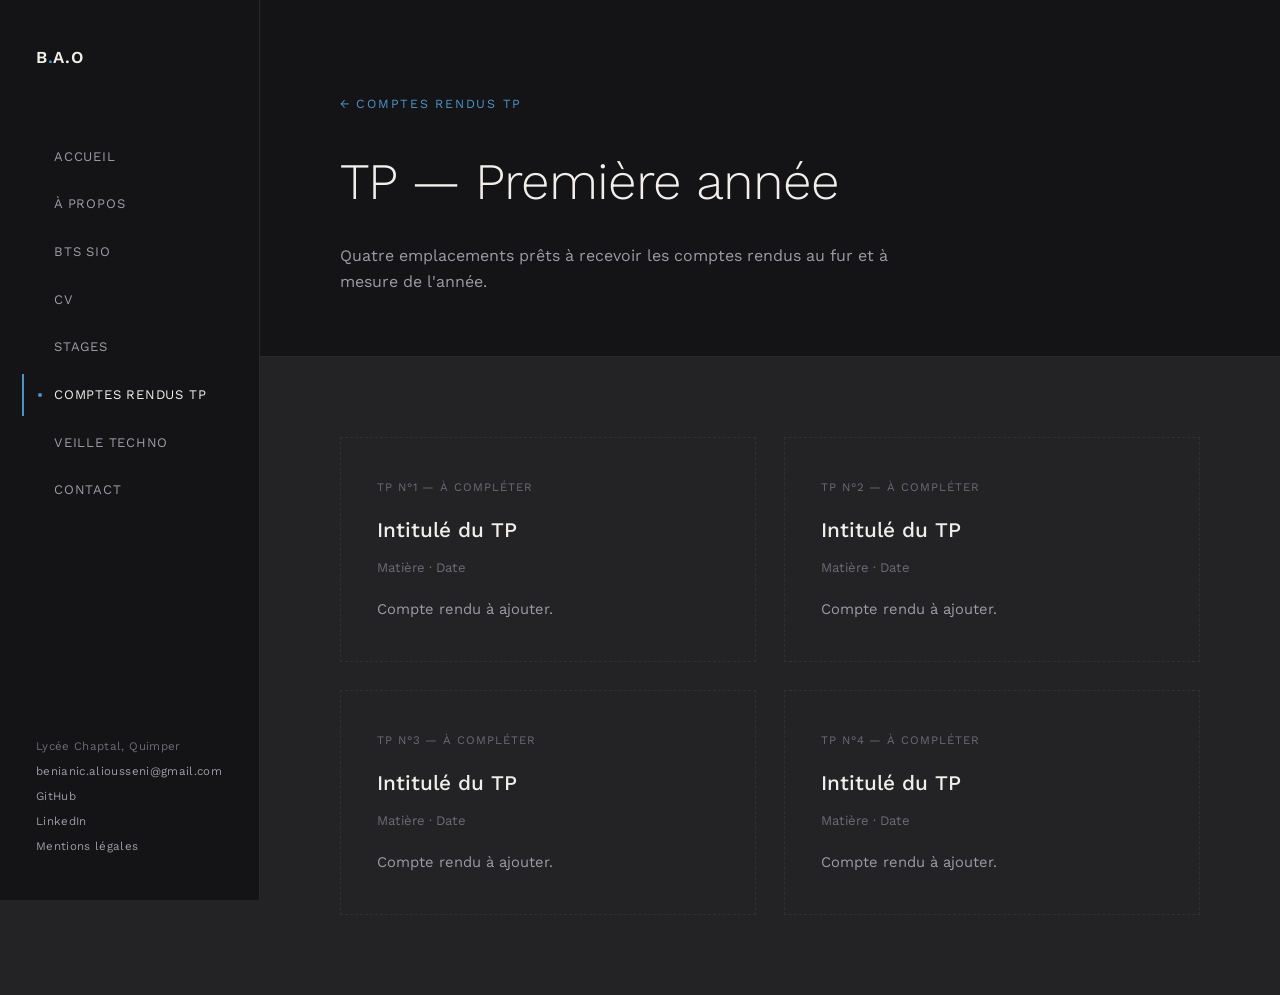
<file: tp-1ere-annee.html>
<!DOCTYPE html>
<html lang="fr">
<head>
<meta charset="UTF-8">
<meta name="viewport" content="width=device-width, initial-scale=1.0">
<title>TP 1ère année | Benianic Ali Ousseni — Portfolio BTS SIO</title>
<link rel="preconnect" href="https://fonts.googleapis.com">
<link rel="preconnect" href="https://fonts.gstatic.com" crossorigin>
<link href="https://fonts.googleapis.com/css2?family=Work+Sans:ital,wght@0,300;0,400;0,500;0,600;1,400;1,500&display=swap" rel="stylesheet">
<link rel="stylesheet" href="style.css">
</head>
<body>

  <aside class="sidebar">
    <div>
      <div class="brand">B<span>.</span>A.O</div>
      <button class="menu-toggle" aria-label="Ouvrir le menu" aria-expanded="false">☰</button>
      <ul class="nav-list">
        <li><a href="index.html"><span class="dot"></span>Accueil</a></li>
        <li><a href="a-propos.html"><span class="dot"></span>À propos</a></li>
        <li><a href="bts.html"><span class="dot"></span>BTS SIO</a></li>
        <li><a href="cv.html"><span class="dot"></span>CV</a></li>
        <li><a href="stages.html"><span class="dot"></span>Stages</a></li>
        <li><a href="tp.html" class="active"><span class="dot"></span>Comptes rendus TP</a></li>
        <li><a href="veille.html"><span class="dot"></span>Veille techno</a></li>
        <li><a href="contact.html"><span class="dot"></span>Contact</a></li>
      </ul>
    </div>
    <div class="sidebar-foot">
      Lycée Chaptal, Quimper
      <a href="mailto:beianic.aliousseni@gmail.com">benianic.aliousseni@gmail.com</a>
      <a href="https://github.com/ali-ousseni">GitHub</a>
      <a href="https://www.linkedin.com/in/benianic">LinkedIn</a>
      <a href="mentions-legales.html">Mentions légales</a>
    </div>
  </aside>

  <main>
    <section class="page-head">
      <span class="eyebrow"><a href="tp.html" style="color:inherit;">← Comptes rendus TP</a></span>
      <h1>TP — Première année</h1>
      <p>Quatre emplacements prêts à recevoir les comptes rendus au fur et à mesure de l'année.</p>
    </section>

    <!--
      Pour ajouter un vrai TP, dupliquer une carte, retirer la classe "placeholder",
      remplacer le contenu et pointer "href" vers le PDF correspondant.
    -->
    <section class="grid-section">
      <div class="cards">
        <a href="#" class="card placeholder">
          <span class="tag">TP n°1 — à compléter</span>
          <h3>Intitulé du TP</h3>
          <div class="meta">Matière · Date</div>
          <p>Compte rendu à ajouter.</p>
        </a>
        <a href="#" class="card placeholder">
          <span class="tag">TP n°2 — à compléter</span>
          <h3>Intitulé du TP</h3>
          <div class="meta">Matière · Date</div>
          <p>Compte rendu à ajouter.</p>
        </a>
        <a href="#" class="card placeholder">
          <span class="tag">TP n°3 — à compléter</span>
          <h3>Intitulé du TP</h3>
          <div class="meta">Matière · Date</div>
          <p>Compte rendu à ajouter.</p>
        </a>
        <a href="#" class="card placeholder">
          <span class="tag">TP n°4 — à compléter</span>
          <h3>Intitulé du TP</h3>
          <div class="meta">Matière · Date</div>
          <p>Compte rendu à ajouter.</p>
        </a>
      </div>
    </section>
  </main>

  <button class="back-to-top" aria-label="Retour en haut de page">↑</button>

  <script src="script.js"></script>
</body>
</html>
</file>
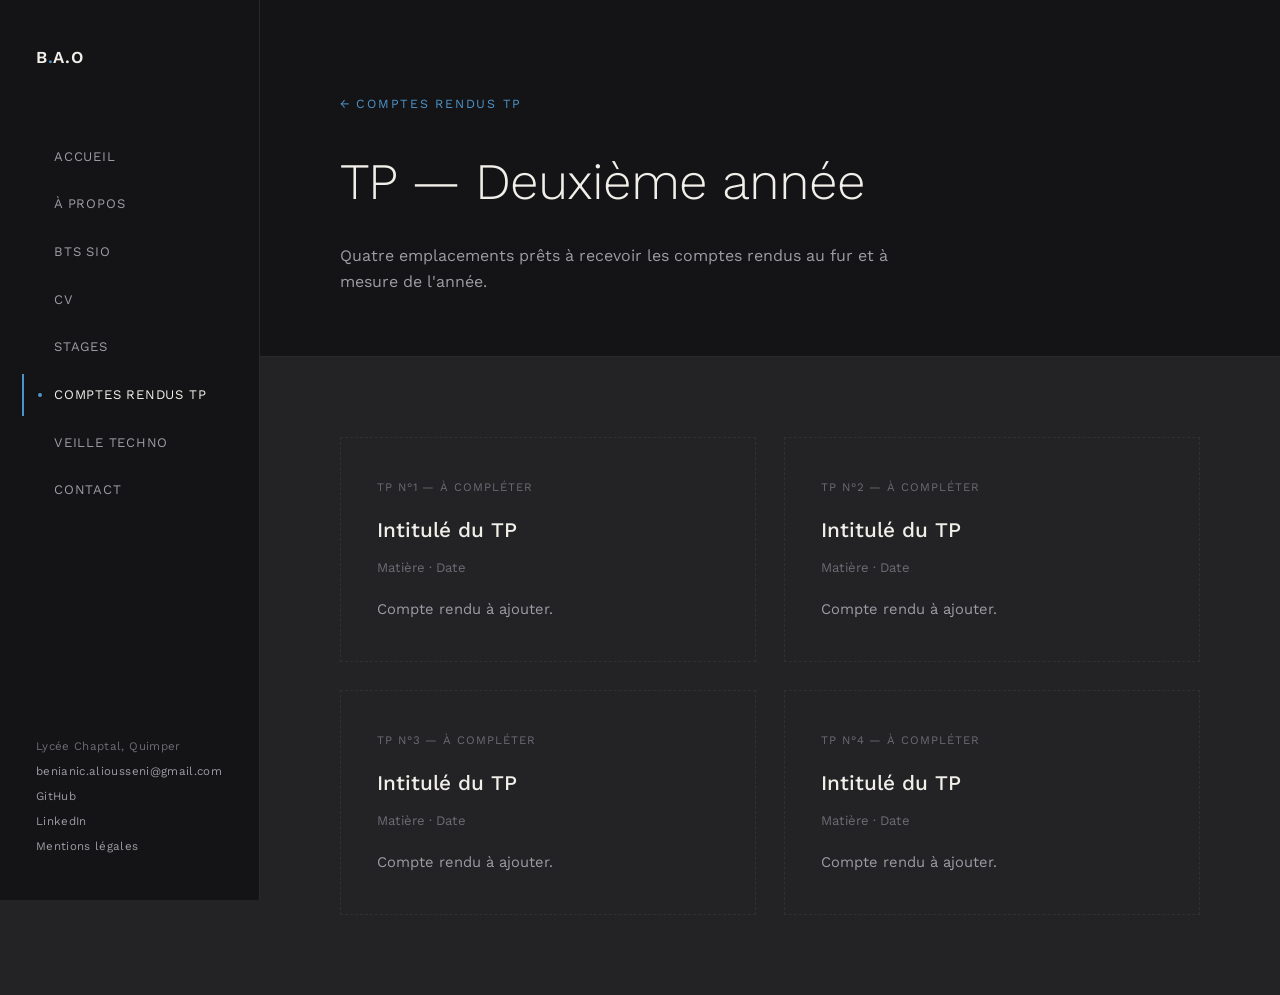
<file: tp-2e-annee.html>
<!DOCTYPE html>
<html lang="fr">
<head>
<meta charset="UTF-8">
<meta name="viewport" content="width=device-width, initial-scale=1.0">
<title>TP 1ère année | Benianic Ali Ousseni — Portfolio BTS SIO</title>
<link rel="preconnect" href="https://fonts.googleapis.com">
<link rel="preconnect" href="https://fonts.gstatic.com" crossorigin>
<link href="https://fonts.googleapis.com/css2?family=Work+Sans:ital,wght@0,300;0,400;0,500;0,600;1,400;1,500&display=swap" rel="stylesheet">
<link rel="stylesheet" href="style.css">
</head>
<body>

  <aside class="sidebar">
    <div>
      <div class="brand">B<span>.</span>A.O</div>
      <button class="menu-toggle" aria-label="Ouvrir le menu" aria-expanded="false">☰</button>
      <ul class="nav-list">
        <li><a href="index.html"><span class="dot"></span>Accueil</a></li>
        <li><a href="a-propos.html"><span class="dot"></span>À propos</a></li>
        <li><a href="bts.html"><span class="dot"></span>BTS SIO</a></li>
        <li><a href="cv.html"><span class="dot"></span>CV</a></li>
        <li><a href="stages.html"><span class="dot"></span>Stages</a></li>
        <li><a href="tp.html" class="active"><span class="dot"></span>Comptes rendus TP</a></li>
        <li><a href="veille.html"><span class="dot"></span>Veille techno</a></li>
        <li><a href="contact.html"><span class="dot"></span>Contact</a></li>
      </ul>
    </div>
    <div class="sidebar-foot">
      Lycée Chaptal, Quimper
      <a href="mailto:beianic.aliousseni@gmail.com">benianic.aliousseni@gmail.com</a>
      <a href="https://github.com/ali-ousseni">GitHub</a>
      <a href="https://www.linkedin.com/in/benianic">LinkedIn</a>
      <a href="mentions-legales.html">Mentions légales</a>
    </div>
  </aside>

  <main>
    <section class="page-head">
      <span class="eyebrow"><a href="tp.html" style="color:inherit;">← Comptes rendus TP</a></span>
      <h1>TP — Deuxième année</h1>
      <p>Quatre emplacements prêts à recevoir les comptes rendus au fur et à mesure de l'année.</p>
    </section>

    <!--
      Pour ajouter un vrai TP, dupliquer une carte, retirer la classe "placeholder",
      remplacer le contenu et pointer "href" vers le PDF correspondant.
    -->
    <section class="grid-section">
      <div class="cards">
        <a href="#" class="card placeholder">
          <span class="tag">TP n°1 — à compléter</span>
          <h3>Intitulé du TP</h3>
          <div class="meta">Matière · Date</div>
          <p>Compte rendu à ajouter.</p>
        </a>
        <a href="#" class="card placeholder">
          <span class="tag">TP n°2 — à compléter</span>
          <h3>Intitulé du TP</h3>
          <div class="meta">Matière · Date</div>
          <p>Compte rendu à ajouter.</p>
        </a>
        <a href="#" class="card placeholder">
          <span class="tag">TP n°3 — à compléter</span>
          <h3>Intitulé du TP</h3>
          <div class="meta">Matière · Date</div>
          <p>Compte rendu à ajouter.</p>
        </a>
        <a href="#" class="card placeholder">
          <span class="tag">TP n°4 — à compléter</span>
          <h3>Intitulé du TP</h3>
          <div class="meta">Matière · Date</div>
          <p>Compte rendu à ajouter.</p>
        </a>
      </div>
    </section>
  </main>

  <button class="back-to-top" aria-label="Retour en haut de page">↑</button>

  <script src="script.js"></script>
</body>
</html>
</file>
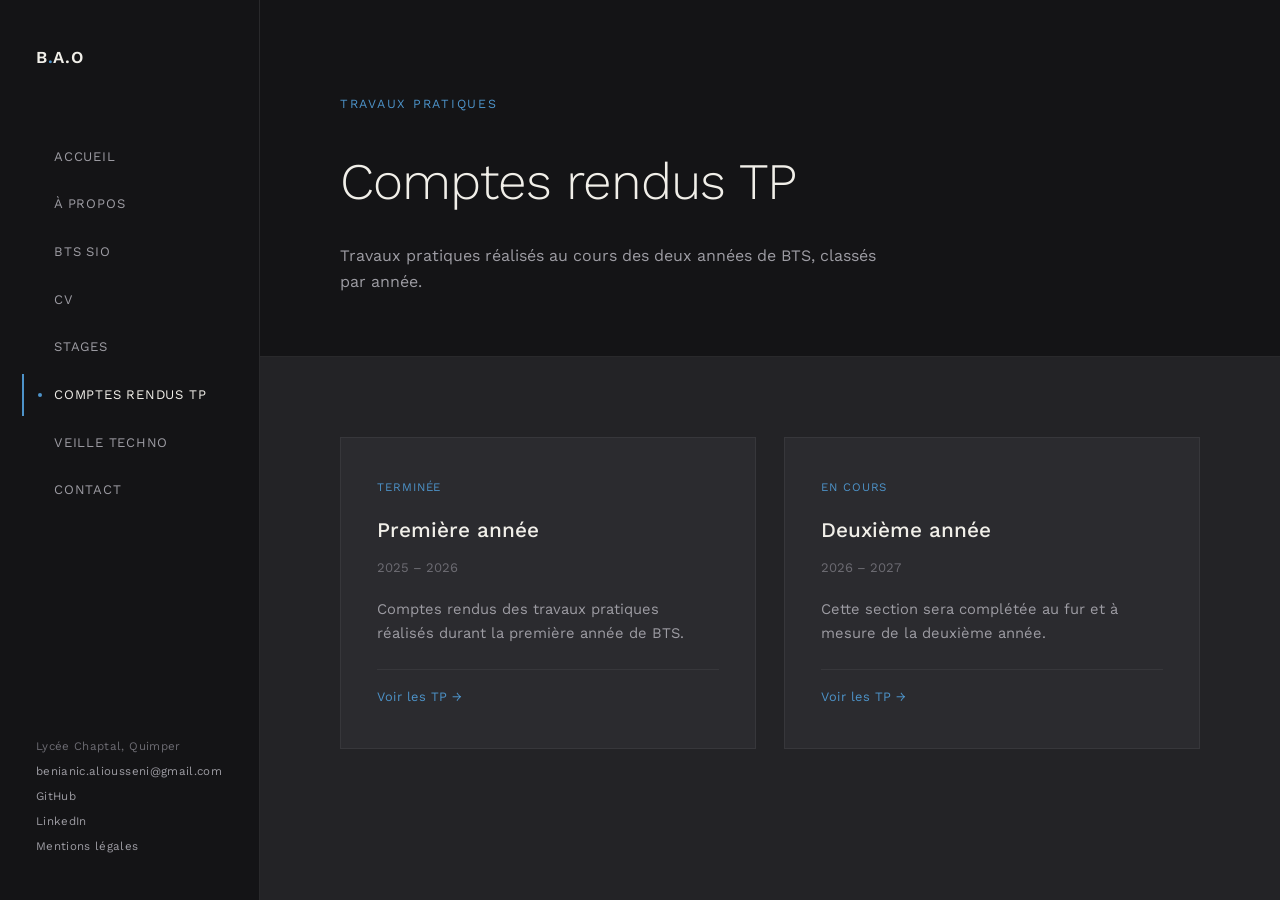
<file: tp.html>
<!DOCTYPE html>
<html lang="fr">
<head>
<meta charset="UTF-8">
<meta name="viewport" content="width=device-width, initial-scale=1.0">
<title>Comptes rendus TP | Benianic Ali Ousseni — Portfolio BTS SIO</title>
<link rel="preconnect" href="https://fonts.googleapis.com">
<link rel="preconnect" href="https://fonts.gstatic.com" crossorigin>
<link href="https://fonts.googleapis.com/css2?family=Work+Sans:ital,wght@0,300;0,400;0,500;0,600;1,400;1,500&display=swap" rel="stylesheet">
<link rel="stylesheet" href="style.css">
</head>
<body>

  <aside class="sidebar">
    <div>
      <div class="brand">B<span>.</span>A.O</div>
      <button class="menu-toggle" aria-label="Ouvrir le menu" aria-expanded="false">☰</button>
      <ul class="nav-list">
        <li><a href="index.html"><span class="dot"></span>Accueil</a></li>
        <li><a href="a-propos.html"><span class="dot"></span>À propos</a></li>
        <li><a href="bts.html"><span class="dot"></span>BTS SIO</a></li>
        <li><a href="cv.html"><span class="dot"></span>CV</a></li>
        <li><a href="stages.html"><span class="dot"></span>Stages</a></li>
        <li><a href="tp.html" class="active"><span class="dot"></span>Comptes rendus TP</a></li>
        <li><a href="veille.html"><span class="dot"></span>Veille techno</a></li>
        <li><a href="contact.html"><span class="dot"></span>Contact</a></li>
      </ul>
    </div>
    <div class="sidebar-foot">
      Lycée Chaptal, Quimper
      <a href="mailto:beianic.aliousseni@gmail.com">benianic.aliousseni@gmail.com</a>
      <a href="https://github.com/ali-ousseni">GitHub</a>
      <a href="https://www.linkedin.com/in/benianic">LinkedIn</a>
      <a href="mentions-legales.html">Mentions légales</a>
    </div>
  </aside>

  <main>
    <section class="page-head">
      <span class="eyebrow">Travaux pratiques</span>
      <h1>Comptes rendus TP</h1>
      <p>Travaux pratiques réalisés au cours des deux années de BTS, classés par année.</p>
    </section>

    <section class="grid-section">
      <div class="cards">
        <a href="tp-1ere-annee.html" class="card">
          <span class="tag">Terminée</span>
          <h3>Première année</h3>
          <div class="meta">2025 – 2026</div>
          <p>Comptes rendus des travaux pratiques réalisés durant la première année de BTS.</p>
          <span class="go">Voir les TP →</span>
        </a>
        <a href="tp-2e-annee.html" class="card">
          <span class="tag">En cours</span>
          <h3>Deuxième année</h3>
          <div class="meta">2026 – 2027</div>
          <p>Cette section sera complétée au fur et à mesure de la deuxième année.</p>
          <span class="go">Voir les TP →</span>
        </a>
      </div>
    </section>
  </main>

  <button class="back-to-top" aria-label="Retour en haut de page">↑</button>

  <script src="script.js"></script>
</body>
</html>
</file>
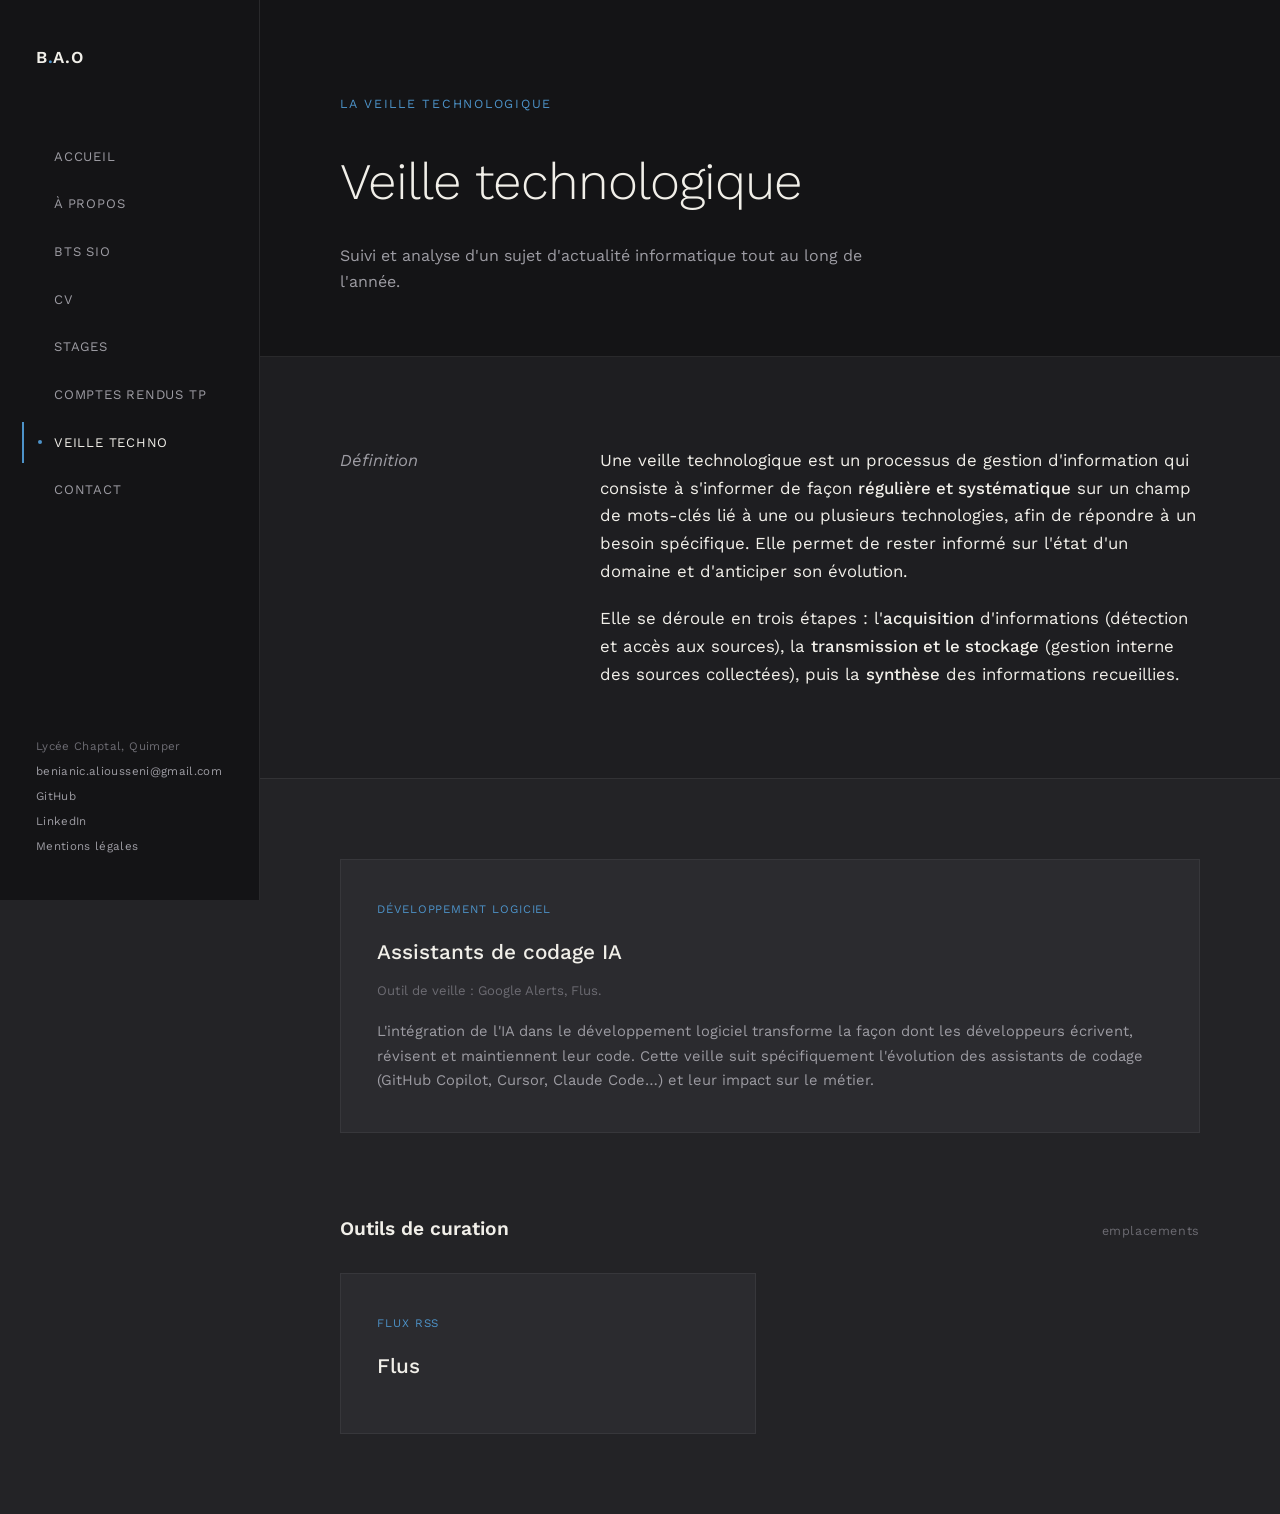
<file: veille.html>
<!DOCTYPE html>
<html lang="fr">
<head>
<meta charset="UTF-8">
<meta name="viewport" content="width=device-width, initial-scale=1.0">
<title>Veille technologique | Benianic Ali Ousseni — Portfolio BTS SIO</title>
<link rel="preconnect" href="https://fonts.googleapis.com">
<link rel="preconnect" href="https://fonts.gstatic.com" crossorigin>
<link href="https://fonts.googleapis.com/css2?family=Work+Sans:ital,wght@0,300;0,400;0,500;0,600;1,400;1,500&display=swap" rel="stylesheet">
<link rel="stylesheet" href="style.css">
</head>
<body>

  <aside class="sidebar">
    <div>
      <div class="brand">B<span>.</span>A.O</div>
      <button class="menu-toggle" aria-label="Ouvrir le menu" aria-expanded="false">☰</button>
      <ul class="nav-list">
        <li><a href="index.html"><span class="dot"></span>Accueil</a></li>
        <li><a href="a-propos.html"><span class="dot"></span>À propos</a></li>
        <li><a href="bts.html"><span class="dot"></span>BTS SIO</a></li>
        <li><a href="cv.html"><span class="dot"></span>CV</a></li>
        <li><a href="stages.html"><span class="dot"></span>Stages</a></li>
        <li><a href="tp.html"><span class="dot"></span>Comptes rendus TP</a></li>
        <li><a href="veille.html" class="active"><span class="dot"></span>Veille techno</a></li>
        <li><a href="contact.html"><span class="dot"></span>Contact</a></li>
      </ul>
    </div>
    <div class="sidebar-foot">
      Lycée Chaptal, Quimper
      <a href="mailto:beianic.aliousseni@gmail.com">benianic.aliousseni@gmail.com</a>
      <a href="https://github.com/ali-ousseni">GitHub</a>
      <a href="https://www.linkedin.com/in/benianic">LinkedIn</a>
      <a href="mentions-legales.html">Mentions légales</a>
    </div>
  </aside>

  <main>
    <section class="page-head">
      <span class="eyebrow">La veille technologique</span>
      <h1>Veille technologique</h1>
      <p>Suivi et analyse d'un sujet d'actualité informatique tout au long de l'année.</p>
    </section>

    <section class="intro">
      <div class="intro-grid">
        <div class="intro-label">Définition</div>
        <div class="intro-body">
          <p>Une veille technologique est un processus de gestion d'information qui consiste à s'informer de façon <strong>régulière et systématique</strong> sur un champ de mots-clés lié à une ou plusieurs technologies, afin de répondre à un besoin spécifique. Elle permet de rester informé sur l'état d'un domaine et d'anticiper son évolution.</p>
          <p>Elle se déroule en trois étapes : l'<strong>acquisition</strong> d'informations (détection et accès aux sources), la <strong>transmission et le stockage</strong> (gestion interne des sources collectées), puis la <strong>synthèse</strong> des informations recueillies.</p>
        </div>
      </div>
    </section>

    <!-- THÈME CHOISI — à compléter une fois le sujet arrêté -->
    <section class="grid-section">
      <div class="cards">
        <div class="card card-full">
          <span class="tag">Développement logiciel</span>
          <h3>Assistants de codage IA</h3>
          <div class="meta">Outil de veille : Google Alerts, Flus.<!--abonnement aux blogs officiels (GitHub Blog, Anthropic News…)--></div>
          <p>L'intégration de l'IA dans le développement logiciel transforme la façon dont les développeurs écrivent, révisent et maintiennent leur code. Cette veille suit spécifiquement l'évolution des assistants de codage (GitHub Copilot, Cursor, Claude Code…) et leur impact sur le métier.</p>
        </div>
      </div>
    </section>

    <!-- ARTICLES SÉLECTIONNÉS — à compléter au fil de l'année -->
    <section class="grid-section tight">
      <div class="quick-head compact">
        <h2>Outils de curation</h2>
        <span>emplacements</span>
      </div>
      <div class="cards">
        <a href="https://flus.fr/" class="card">
          <span class="tag">Flux RSS</span>
          <h3>Flus</h3>
        </a>
      </div>
    </section>
  </main>

  <button class="back-to-top" aria-label="Retour en haut de page">↑</button>

  <script src="script.js"></script>
</body>
</html>
</file>
<file: style.css>
/* ============================================
   Portfolio BTS SIO — Benianic Ali Ousseni
   Feuille de style commune à toutes les pages
   ============================================ */

:root{
  --sidebar-bg: #141416;
  --hero-bg: #141416;

  --content-bg: #232326;
  --content-bg-alt: #2b2b2f;
  --content-bg-soft: #1e1e21;

  --text-primary: #f1efe9;
  --text-muted: #9d9ca3;
  --text-faint: #6c6b72;

  --accent: #4d93c9;
  --accent-dim: rgba(77,147,201,0.18);

  --border: rgba(255,255,255,0.09);
  --border-soft: rgba(255,255,255,0.06);
  --sidebar-w: 260px;
}

*{ margin:0; padding:0; box-sizing:border-box; }
html{ scroll-behavior:smooth; }

body{
  font-family:'Work Sans', sans-serif;
  background:var(--content-bg);
  color:var(--text-primary);
  line-height:1.65;
  -webkit-font-smoothing:antialiased;
}

a{ color:inherit; text-decoration:none; }
::selection{ background:var(--accent-dim); color:var(--text-primary); }

/* ---------- SIDEBAR ---------- */
.sidebar{
  position:fixed; top:0; left:0;
  width:var(--sidebar-w); height:100vh;
  background:var(--sidebar-bg);
  border-right:1px solid var(--border);
  display:flex; flex-direction:column; justify-content:space-between;
  padding:44px 36px; z-index:100;
}

.brand{
  font-family:'Work Sans', sans-serif;
  font-weight:600; font-size:1.05rem; letter-spacing:0.04em;
  color:var(--text-primary); margin-bottom:64px;
}
.brand span{ color:var(--accent); }

.nav-list{ list-style:none; display:flex; flex-direction:column; gap:6px; }

.nav-list a{
  display:flex; align-items:center; gap:12px;
  font-size:0.82rem; letter-spacing:0.06em; text-transform:uppercase;
  color:var(--text-muted);
  padding:10px 0 10px 14px; margin-left:-14px;
  border-left:2px solid transparent;
  transition:color .25s ease, border-color .25s ease;
}
.nav-list a:hover{ color:var(--text-primary); }
.nav-list a.active{ color:var(--text-primary); border-left-color:var(--accent); }

.nav-list .dot{
  width:4px; height:4px; border-radius:50%;
  background:currentColor; opacity:0; transition:opacity .25s ease;
}
.nav-list a.active .dot{ opacity:1; background:var(--accent); }

.sidebar-foot{ font-size:0.72rem; color:var(--text-faint); letter-spacing:0.03em; }
.sidebar-foot a{ display:block; margin-top:6px; color:var(--text-muted); }
.sidebar-foot a:hover{ color:var(--accent); }

.menu-toggle{ display:none; }

.back-to-top{
  position:fixed; bottom:32px; right:32px; z-index:90;
  width:44px; height:44px;
  display:flex; align-items:center; justify-content:center;
  background:var(--content-bg-alt); border:1px solid var(--border);
  color:var(--text-primary); font-size:1.1rem;
  cursor:pointer;
  opacity:0; visibility:hidden; transform:translateY(8px);
  transition:opacity .25s ease, transform .25s ease, border-color .25s ease, color .25s ease;
}
.back-to-top.visible{ opacity:1; visibility:visible; transform:translateY(0); }
.back-to-top:hover{ border-color:var(--accent); color:var(--accent); }

/* ---------- MAIN ---------- */
main{ margin-left:var(--sidebar-w); min-height:100vh; }

/* ---------- HERO (page d'accueil) ---------- */
.hero{
  padding:120px 80px 100px;
  background:var(--content-bg);
  border-bottom:1px solid var(--border);
}

.eyebrow{
  font-size:0.78rem; letter-spacing:0.14em; text-transform:uppercase;
  color:var(--accent); margin-bottom:24px; display:inline-block;
}

.hero h1{
  font-family:'Work Sans', sans-serif; font-weight:300;
  font-size:clamp(2.6rem, 5vw, 4.2rem); line-height:1.1; letter-spacing:-0.02em;
  color:var(--text-primary); max-width:820px;
}
.hero h1 em{ font-style:italic; font-weight:400; color:var(--accent); }

.hero .role{
  margin-top:28px; font-size:1rem; letter-spacing:0.05em;
  color:var(--text-muted); max-width:560px;
}

.hero .actions{ margin-top:44px; display:flex; gap:16px; flex-wrap:wrap; }

.btn{
  font-size:0.85rem; letter-spacing:0.03em; padding:13px 26px; border-radius:2px;
  border:1px solid var(--border);
  transition:border-color .25s ease, background .25s ease;
}
.btn-primary{
  background:var(--text-primary); color:var(--content-bg); border-color:var(--text-primary);
}
.btn-primary:hover{ background:var(--accent); border-color:var(--accent); color:#fff; }
.btn-ghost:hover{ border-color:var(--accent); color:var(--accent); }

/* ---------- INTRO (page d'accueil) ---------- */
.intro{
  padding:90px 80px;
  background:var(--content-bg-soft);
  border-bottom:1px solid var(--border);
}
.intro-grid{ display:grid; grid-template-columns:200px 1fr; gap:60px; max-width:920px; margin:0 auto; }
.intro-label{ font-family:'Work Sans', sans-serif; font-style:italic; font-size:1.05rem; color:var(--text-muted); }
.intro-body p{ font-size:1.05rem; color:var(--text-primary); max-width:640px; }
.intro-body p + p{ margin-top:20px; }
.intro-body strong{ color:var(--text-primary); font-weight:500; }

/* ---------- QUICK LINKS (page d'accueil) ---------- */
.quick{ padding:90px 80px 120px; background:var(--content-bg); }
.quick-head{ display:flex; justify-content:space-between; align-items:baseline; margin:0 auto 44px; max-width:920px; }
.quick-head h2{ font-family:'Work Sans', sans-serif; font-weight:600; font-size:1.6rem; }
.quick-head span{ font-size:0.78rem; color:var(--text-faint); letter-spacing:0.05em; }

.quick-grid{ display:grid; grid-template-columns:repeat(2, minmax(0,1fr)); gap:28px; max-width:920px; margin:0 auto; }
.quick-card{ background:var(--content-bg-alt); border:1px solid var(--border); padding:34px 32px; transition:background .25s ease; }
.quick-card:hover{ background:var(--content-bg-soft); }
.quick-card .num{ font-size:0.75rem; color:var(--text-faint); letter-spacing:0.08em; }
.quick-card h3{ font-family:'Work Sans', sans-serif; font-weight:500; font-size:1.25rem; margin:14px 0 10px; }
.quick-card p{ font-size:0.9rem; color:var(--text-muted); }
.quick-card .go{ display:inline-block; margin-top:18px; font-size:0.78rem; letter-spacing:0.04em; color:var(--accent); }

/* ---------- PAGE HEADER (pages intérieures) ---------- */
.page-head{
  padding:90px 80px 60px;
  background:var(--hero-bg);
  border-bottom:1px solid var(--border);
}
.page-head h1{
  font-family:'Work Sans', sans-serif; font-weight:300;
  font-size:clamp(2.2rem, 4vw, 3.2rem); letter-spacing:-0.02em;
}
.page-head p{ margin-top:20px; color:var(--text-muted); max-width:560px; font-size:1rem; }

/* ---------- GRILLE DE CARTES (pages intérieures) ---------- */
.grid-section{ padding:80px; background:var(--content-bg); }
.cards{ display:grid; grid-template-columns:repeat(2, minmax(0,1fr)); gap:28px; max-width:960px; margin:0 auto; }
.card{
  background:var(--content-bg-alt);
  border:1px solid var(--border-soft);
  padding:40px 36px;
  display:flex; flex-direction:column;
  transition:background .25s ease;
}
.card:hover{ background:var(--content-bg); }
.card .tag{ font-size:0.72rem; letter-spacing:0.08em; text-transform:uppercase; color:var(--accent); margin-bottom:16px; }
.card h3{ font-family:'Work Sans', sans-serif; font-weight:500; font-size:1.3rem; margin-bottom:10px; }
.card .meta{ font-size:0.82rem; color:var(--text-faint); margin-bottom:18px; }
.card p{ font-size:0.92rem; color:var(--text-muted); flex:1; }
.card .go{
  display:inline-block; margin-top:24px; font-size:0.8rem; letter-spacing:0.04em;
  color:var(--accent); border-top:1px solid var(--border-soft); padding-top:16px;
}

.card.placeholder{ border-style:dashed; background:transparent; }
.card.placeholder:hover{ background:var(--content-bg-alt); }
.card.placeholder .tag{ color:var(--text-faint); }
.card-full{ grid-column: 1 / -1; }
.grid-section.tight{ padding-top:0; }
.quick-head.compact{ margin-bottom:28px; }
.quick-head.compact h2{ font-size:1.2rem; }

/* ---------- CV (emplacement PDF) ---------- */
.cv-wrap{ padding:100px 80px 140px; background:var(--content-bg); display:flex; justify-content:center; }
.cv-box{
  width:100%; max-width:480px;
  border:1px dashed var(--border);
  padding:64px 40px;
  text-align:center;
  display:flex; flex-direction:column; align-items:center;
}
.cv-icon{ color:var(--accent); margin-bottom:28px; }
.cv-box h3{ font-family:'Work Sans', sans-serif; font-weight:500; font-size:1.15rem; margin-bottom:10px; }
.cv-box p{ font-size:0.9rem; color:var(--text-muted); max-width:320px; margin-bottom:32px; }

/* ---------- PAGE LÉGALE (texte long) ---------- */
.legal{ padding:90px 80px 140px; max-width:760px; margin:0 auto; }
.legal h2{ font-family:'Work Sans', sans-serif; font-weight:600; font-size:1.05rem; margin:48px 0 14px; }
.legal h2:first-child{ margin-top:0; }
.legal p{ color:var(--text-muted); font-size:0.95rem; margin-bottom:14px; }
.legal p strong{ color:var(--text-primary); font-weight:500; }
.legal ul{ margin:8px 0 16px 20px; color:var(--text-muted); font-size:0.95rem; }
.legal li{ margin-bottom:6px; }
.legal a{ color:var(--accent); }

/* ---------- CONTACT ---------- */
.contact-grid{ display:grid; grid-template-columns:repeat(2, minmax(0,1fr)); gap:28px; max-width:960px; margin:0 auto 60px; }
.contact-card{
  background:var(--content-bg-alt); border:1px solid var(--border-soft);
  padding:32px 32px; transition:background .25s ease;
}
.contact-card:hover{ background:var(--content-bg); }
.contact-card .tag{ font-size:0.72rem; letter-spacing:0.08em; text-transform:uppercase; color:var(--accent); margin-bottom:10px; display:block; }
.contact-card .value{ font-size:1.1rem; }
.contact-note{ max-width:960px; margin:0 auto; font-size:0.85rem; color:var(--text-faint); }

/* ---------- RESPONSIVE ---------- */
@media (max-width: 900px){
  :root{ --sidebar-w: 0px; }
  .sidebar{
    position:relative; width:100%; height:auto;
    flex-direction:row; align-items:center; flex-wrap:wrap;
    padding:20px 24px;
  }
  .brand{ margin-bottom:0; }

  .menu-toggle{
    display:flex; align-items:center; justify-content:center;
    margin-left:auto; width:32px; height:32px;
    background:none; border:1px solid var(--border);
    color:var(--text-primary); font-size:1.2rem; line-height:1;
    cursor:pointer;
  }

  .nav-list{
    display:none; width:100%; order:3;
    margin-top:20px; padding-top:20px; border-top:1px solid var(--border);
  }
  .sidebar-foot{ display:none; width:100%; order:4; margin-top:16px; }

  .sidebar.open .nav-list{ display:flex; }
  .sidebar.open .sidebar-foot{ display:block; }

  main{ margin-left:0; }
  .hero, .intro, .quick, .page-head, .grid-section, .cv-wrap, .legal{ padding-left:28px; padding-right:28px; }
  .contact-grid{ grid-template-columns:1fr; }
  .intro-grid{ grid-template-columns:1fr; gap:20px; }
  .quick-grid{ grid-template-columns:1fr; }
  .cards{ grid-template-columns:1fr; }
  .back-to-top{ bottom:20px; right:20px; width:40px; height:40px; }
}
</file>
